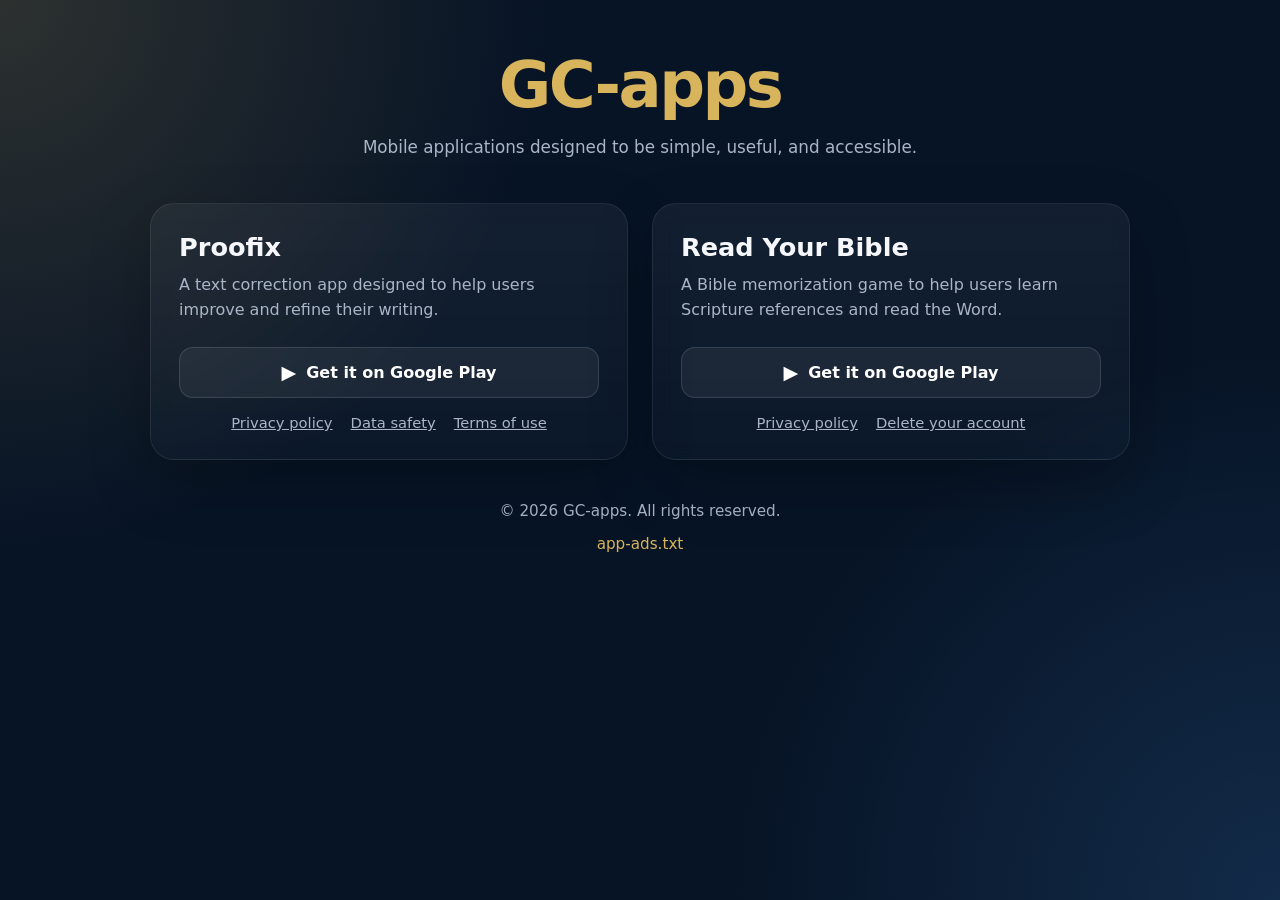
<file: index.html>
<!DOCTYPE html>
<html lang="en">
<head>
  <meta charset="UTF-8" />
  <meta name="viewport" content="width=device-width, initial-scale=1.0" />
  <title>GC-apps</title>
  <meta name="description" content="GC-apps developer website. Discover our mobile applications on Google Play." />

  <style>
    :root {
      --bg: #071426;
      --card: #0f2138;
      --card-border: rgba(255, 255, 255, 0.08);
      --text: #f5f7fb;
      --muted: #aab6c8;
      --gold: #d8b45c;
      --green: #2ecc71;
      --blue: #4da3ff;
    }

    * {
      box-sizing: border-box;
    }

    body {
      margin: 0;
      min-height: 100vh;
      font-family: system-ui, -apple-system, BlinkMacSystemFont, "Segoe UI", sans-serif;
      background:
        radial-gradient(circle at top left, rgba(216, 180, 92, 0.18), transparent 35%),
        radial-gradient(circle at bottom right, rgba(77, 163, 255, 0.16), transparent 35%),
        var(--bg);
      color: var(--text);
      display: flex;
      justify-content: center;
      padding: 48px 20px;
    }

    .container {
      width: 100%;
      max-width: 980px;
    }

    header {
      text-align: center;
      margin-bottom: 42px;
    }

    .brand {
      font-size: clamp(2.4rem, 5vw, 4rem);
      font-weight: 800;
      letter-spacing: -0.04em;
      margin: 0;
      color: var(--gold);
    }

    .subtitle {
      margin: 12px auto 0;
      max-width: 620px;
      color: var(--muted);
      font-size: 1.05rem;
      line-height: 1.6;
    }

    .apps {
      display: grid;
      grid-template-columns: repeat(2, minmax(0, 1fr));
      gap: 24px;
    }

    .card {
      background: linear-gradient(180deg, rgba(255,255,255,0.05), rgba(255,255,255,0.02));
      border: 1px solid var(--card-border);
      border-radius: 24px;
      padding: 28px;
      box-shadow: 0 24px 60px rgba(0, 0, 0, 0.25);
      backdrop-filter: blur(10px);
    }

    .app-title {
      margin: 0 0 10px;
      font-size: 1.6rem;
      color: var(--text);
    }

    .app-description {
      margin: 0 0 24px;
      color: var(--muted);
      line-height: 1.6;
    }

    .links {
      display: flex;
      flex-direction: column;
      gap: 12px;
    }

    .store-link {
      display: flex;
      align-items: center;
      justify-content: center;
      gap: 10px;
      text-decoration: none;
      color: var(--text);
      border-radius: 14px;
      padding: 13px 16px;
      font-weight: 700;
      transition: transform 0.15s ease, background 0.15s ease, border-color 0.15s ease;
      border: 1px solid rgba(255, 255, 255, 0.12);
      background: rgba(255, 255, 255, 0.06);
    }

    .store-link:hover {
      transform: translateY(-2px);
      background: rgba(255, 255, 255, 0.1);
      border-color: rgba(255, 255, 255, 0.2);
    }

    .google {
      color: #ffffff;
    }

    .legal-links {
      display: flex;
      flex-wrap: wrap;
      justify-content: center;
      gap: 6px 18px;
      margin-top: 16px;
      font-size: 0.92rem;
    }

    .legal-links a {
      color: var(--muted);
    }

    .legal-links a:hover {
      color: var(--text);
    }

    .badge {
      font-size: 1.2rem;
    }

    footer {
      margin-top: 42px;
      text-align: center;
      color: var(--muted);
      font-size: 0.95rem;
    }

    footer a {
      color: var(--gold);
      text-decoration: none;
    }

    footer a:hover {
      text-decoration: underline;
    }

    @media (max-width: 760px) {
      body {
        padding: 32px 16px;
      }

      .apps {
        grid-template-columns: 1fr;
      }

      .card {
        padding: 24px;
      }
    }
  </style>
</head>

<body>
  <main class="container">
    <header>
      <h1 class="brand">GC-apps</h1>
      <p class="subtitle">
        Mobile applications designed to be simple, useful, and accessible.
      </p>
    </header>

    <section class="apps" aria-label="Applications">
      <article class="card">
        <h2 class="app-title">Proofix</h2>
        <p class="app-description">
          A text correction app designed to help users improve and refine their writing.
        </p>

        <div class="links">
          <a
            class="store-link google"
            href="https://play.google.com/store/apps/details?id=fr.aleuk.proofix&hl=fr"
            target="_blank"
            rel="noopener noreferrer"
          >
            <span class="badge">▶</span>
            <span>Get it on Google Play</span>
          </a>
        </div>

        <div class="legal-links">
          <a href="./proofix/privacy-policy/">Privacy policy</a>
          <a href="./proofix/data-safety/">Data safety</a>
          <a href="./proofix/terms/">Terms of use</a>
        </div>
      </article>

      <article class="card">
        <h2 class="app-title">Read Your Bible</h2>
        <p class="app-description">
          A Bible memorization game to help users learn Scripture references and read the Word.
        </p>

        <div class="links">
          <a
            class="store-link google"
            href="https://play.google.com/store/apps/details?id=com.gcapps.readyourbible&hl=fr"
            target="_blank"
            rel="noopener noreferrer"
          >
            <span class="badge">▶</span>
            <span>Get it on Google Play</span>
          </a>
        </div>

        <div class="legal-links">
          <a href="./read-your-bible/privacy-policy/">Privacy policy</a>
          <a href="./read-your-bible/privacy-policy/#delete-account">Delete your account</a>
        </div>
      </article>
    </section>

    <footer>
      <p>
        © <span id="year"></span> GC-apps. All rights reserved.
      </p>
      <p>
        <a href="./app-ads.txt">app-ads.txt</a>
      </p>
    </footer>
  </main>

  <script>
    document.getElementById("year").textContent = new Date().getFullYear();
  </script>
</body>
</html>
</file>
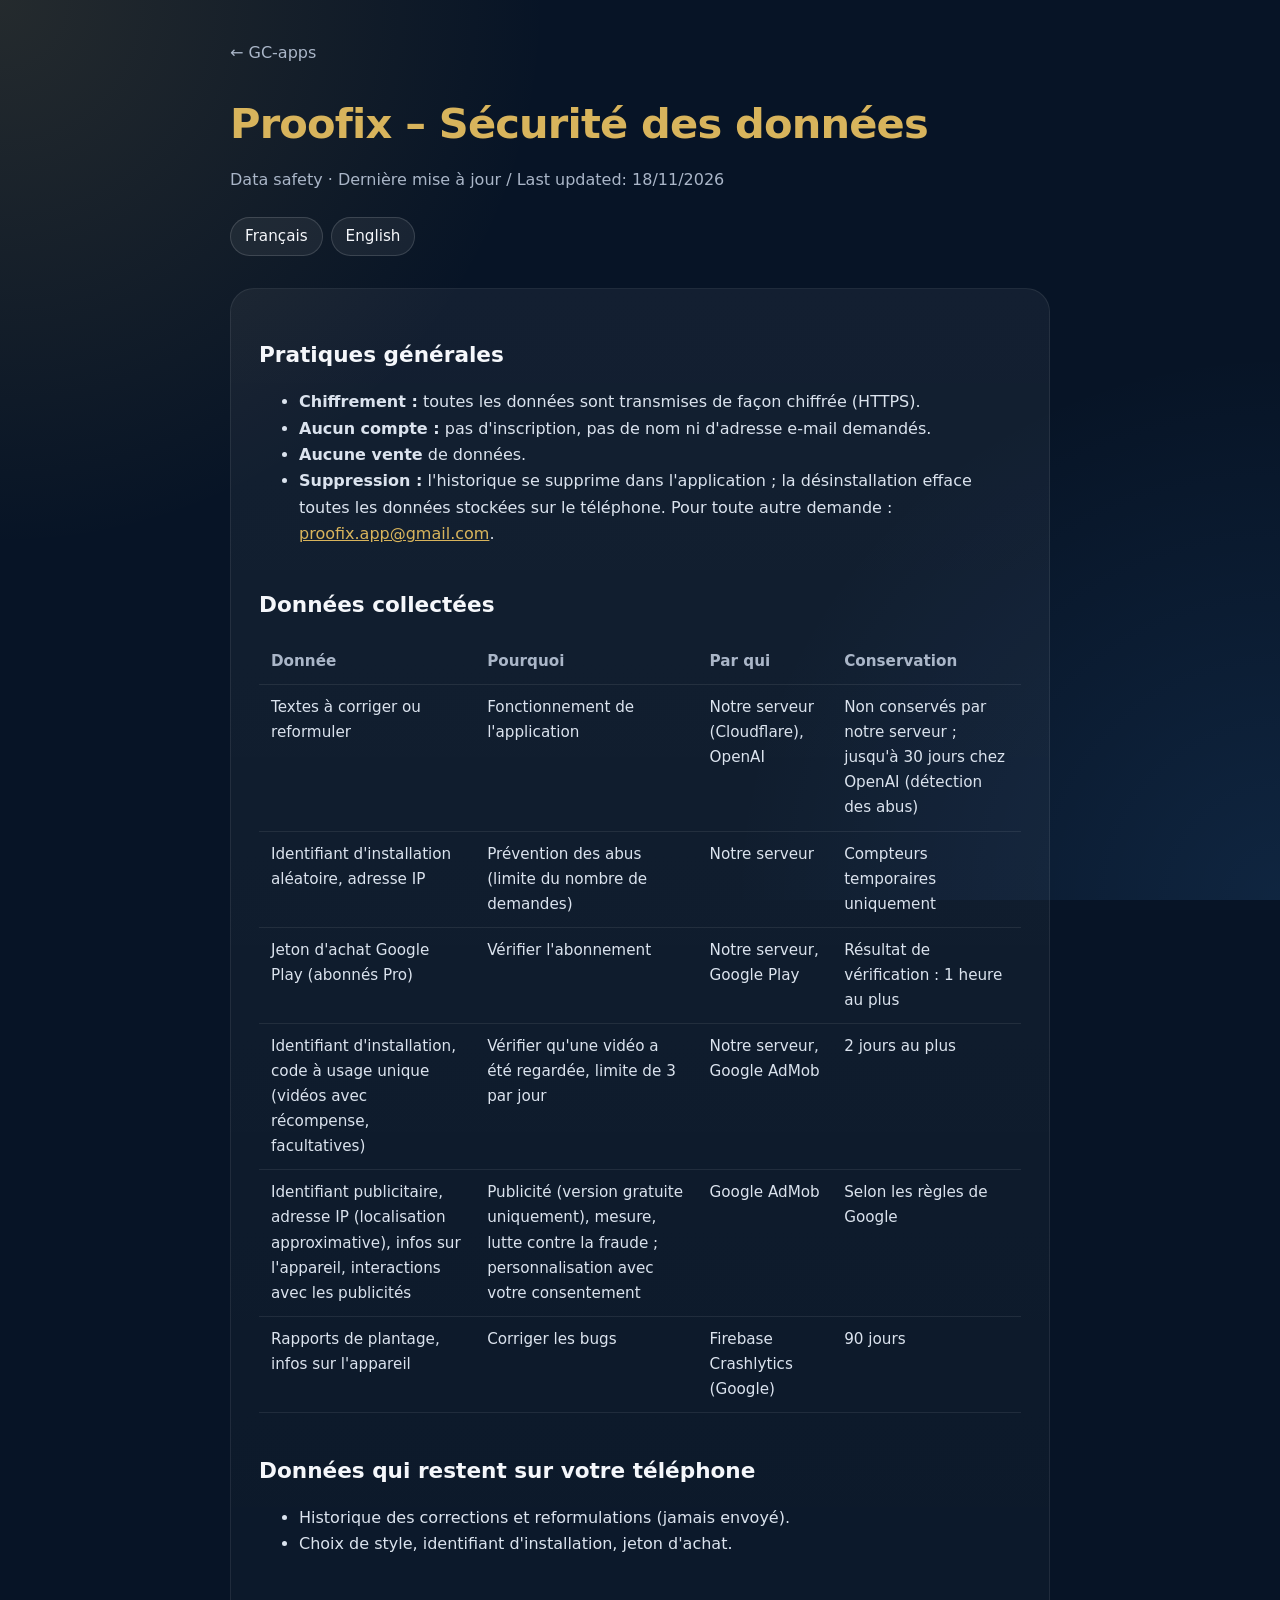
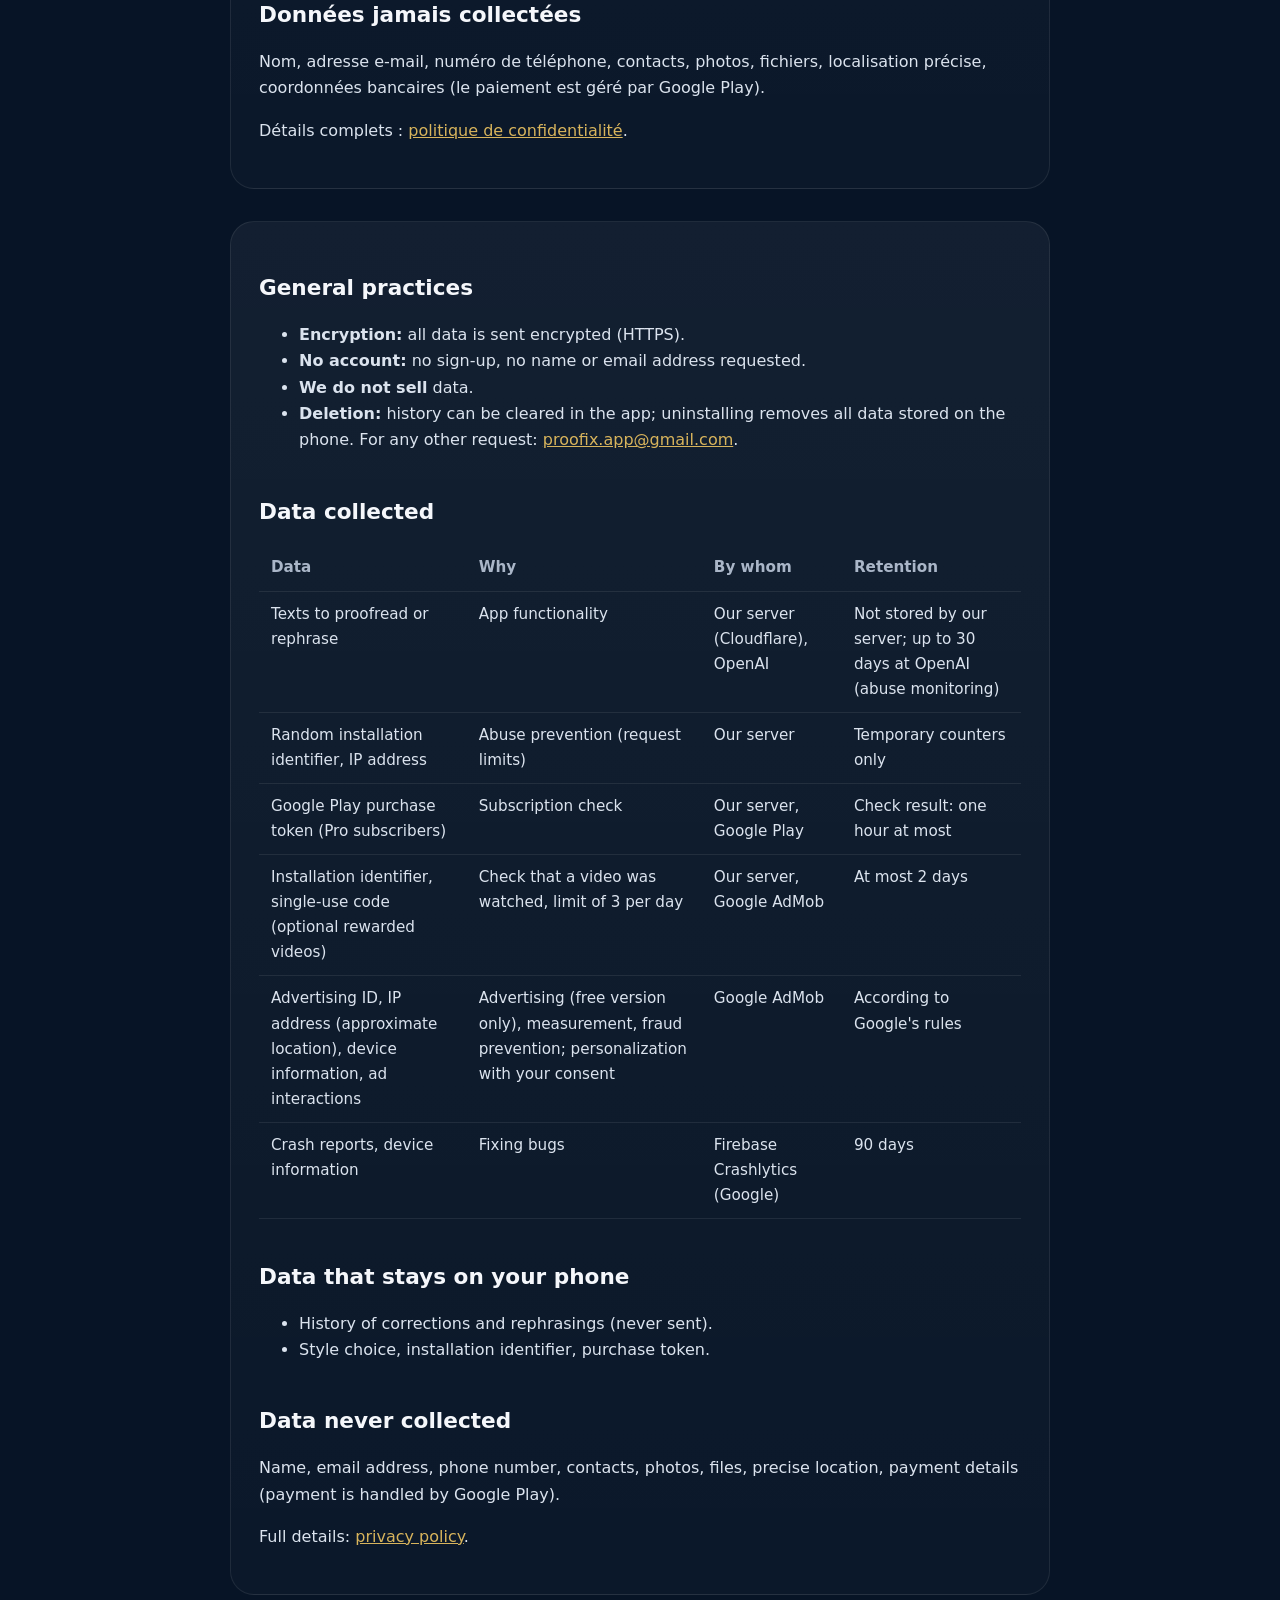
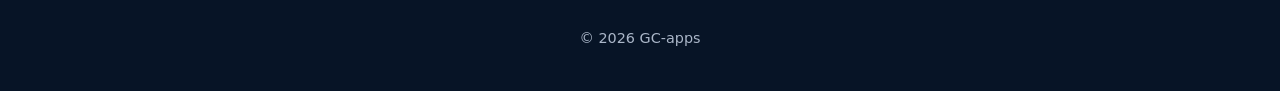
<file: proofix/data-safety/index.html>
<!DOCTYPE html>
<html lang="fr">
<head>
  <meta charset="UTF-8" />
  <meta name="viewport" content="width=device-width, initial-scale=1.0" />
  <title>Proofix – Sécurité des données / Data safety</title>
  <meta name="description" content="Données collectées par l'application Proofix et leur utilisation. Data collected by the Proofix app and how it is used." />
  <link rel="stylesheet" href="../../assets/legal.css" />
</head>

<body>
  <main>
    <a class="back" href="../../">← GC-apps</a>

    <h1>Proofix – Sécurité des données</h1>
    <p class="meta">Data safety · Dernière mise à jour / Last updated: 18/11/2026</p>

    <nav class="lang-switch" aria-label="Langue / Language">
      <a href="#fr" hreflang="fr">Français</a>
      <a href="#en" hreflang="en">English</a>
    </nav>

    <!-- ===================== FRANÇAIS ===================== -->
    <section class="lang" id="fr" lang="fr">
      <h2>Pratiques générales</h2>
      <ul>
        <li><strong>Chiffrement :</strong> toutes les données sont transmises de façon chiffrée (HTTPS).</li>
        <li><strong>Aucun compte :</strong> pas d'inscription, pas de nom ni d'adresse e-mail demandés.</li>
        <li><strong>Aucune vente</strong> de données.</li>
        <li><strong>Suppression :</strong> l'historique se supprime dans l'application ; la désinstallation
          efface toutes les données stockées sur le téléphone. Pour toute autre demande :
          <a href="mailto:proofix.app@gmail.com">proofix.app@gmail.com</a>.</li>
      </ul>

      <h2>Données collectées</h2>
      <div class="table-wrap">
        <table>
          <thead>
            <tr><th>Donnée</th><th>Pourquoi</th><th>Par qui</th><th>Conservation</th></tr>
          </thead>
          <tbody>
            <tr>
              <td>Textes à corriger ou reformuler</td>
              <td>Fonctionnement de l'application</td>
              <td>Notre serveur (Cloudflare), OpenAI</td>
              <td>Non conservés par notre serveur ; jusqu'à 30 jours chez OpenAI (détection des abus)</td>
            </tr>
            <tr>
              <td>Identifiant d'installation aléatoire, adresse IP</td>
              <td>Prévention des abus (limite du nombre de demandes)</td>
              <td>Notre serveur</td>
              <td>Compteurs temporaires uniquement</td>
            </tr>
            <tr>
              <td>Jeton d'achat Google Play (abonnés Pro)</td>
              <td>Vérifier l'abonnement</td>
              <td>Notre serveur, Google Play</td>
              <td>Résultat de vérification : 1 heure au plus</td>
            </tr>
            <tr>
              <td>Identifiant d'installation, code à usage unique (vidéos avec récompense, facultatives)</td>
              <td>Vérifier qu'une vidéo a été regardée, limite de 3 par jour</td>
              <td>Notre serveur, Google AdMob</td>
              <td>2 jours au plus</td>
            </tr>
            <tr>
              <td>Identifiant publicitaire, adresse IP (localisation approximative), infos sur l'appareil, interactions avec les publicités</td>
              <td>Publicité (version gratuite uniquement), mesure, lutte contre la fraude ; personnalisation avec votre consentement</td>
              <td>Google AdMob</td>
              <td>Selon les règles de Google</td>
            </tr>
            <tr>
              <td>Rapports de plantage, infos sur l'appareil</td>
              <td>Corriger les bugs</td>
              <td>Firebase Crashlytics (Google)</td>
              <td>90 jours</td>
            </tr>
          </tbody>
        </table>
      </div>

      <h2>Données qui restent sur votre téléphone</h2>
      <ul>
        <li>Historique des corrections et reformulations (jamais envoyé).</li>
        <li>Choix de style, identifiant d'installation, jeton d'achat.</li>
      </ul>

      <h2>Données jamais collectées</h2>
      <p>
        Nom, adresse e-mail, numéro de téléphone, contacts, photos, fichiers, localisation précise,
        coordonnées bancaires (le paiement est géré par Google Play).
      </p>

      <p>Détails complets : <a href="../privacy-policy/">politique de confidentialité</a>.</p>
    </section>

    <!-- ===================== ENGLISH ===================== -->
    <section class="lang" id="en" lang="en">
      <h2>General practices</h2>
      <ul>
        <li><strong>Encryption:</strong> all data is sent encrypted (HTTPS).</li>
        <li><strong>No account:</strong> no sign-up, no name or email address requested.</li>
        <li><strong>We do not sell</strong> data.</li>
        <li><strong>Deletion:</strong> history can be cleared in the app; uninstalling removes all data
          stored on the phone. For any other request:
          <a href="mailto:proofix.app@gmail.com">proofix.app@gmail.com</a>.</li>
      </ul>

      <h2>Data collected</h2>
      <div class="table-wrap">
        <table>
          <thead>
            <tr><th>Data</th><th>Why</th><th>By whom</th><th>Retention</th></tr>
          </thead>
          <tbody>
            <tr>
              <td>Texts to proofread or rephrase</td>
              <td>App functionality</td>
              <td>Our server (Cloudflare), OpenAI</td>
              <td>Not stored by our server; up to 30 days at OpenAI (abuse monitoring)</td>
            </tr>
            <tr>
              <td>Random installation identifier, IP address</td>
              <td>Abuse prevention (request limits)</td>
              <td>Our server</td>
              <td>Temporary counters only</td>
            </tr>
            <tr>
              <td>Google Play purchase token (Pro subscribers)</td>
              <td>Subscription check</td>
              <td>Our server, Google Play</td>
              <td>Check result: one hour at most</td>
            </tr>
            <tr>
              <td>Installation identifier, single-use code (optional rewarded videos)</td>
              <td>Check that a video was watched, limit of 3 per day</td>
              <td>Our server, Google AdMob</td>
              <td>At most 2 days</td>
            </tr>
            <tr>
              <td>Advertising ID, IP address (approximate location), device information, ad interactions</td>
              <td>Advertising (free version only), measurement, fraud prevention; personalization with your consent</td>
              <td>Google AdMob</td>
              <td>According to Google's rules</td>
            </tr>
            <tr>
              <td>Crash reports, device information</td>
              <td>Fixing bugs</td>
              <td>Firebase Crashlytics (Google)</td>
              <td>90 days</td>
            </tr>
          </tbody>
        </table>
      </div>

      <h2>Data that stays on your phone</h2>
      <ul>
        <li>History of corrections and rephrasings (never sent).</li>
        <li>Style choice, installation identifier, purchase token.</li>
      </ul>

      <h2>Data never collected</h2>
      <p>
        Name, email address, phone number, contacts, photos, files, precise location, payment details
        (payment is handled by Google Play).
      </p>

      <p>Full details: <a href="../privacy-policy/#en">privacy policy</a>.</p>
    </section>

    <footer>© <span id="year"></span> GC-apps</footer>
  </main>
  <script>document.getElementById("year").textContent = new Date().getFullYear();</script>
</body>
</html>
</file>
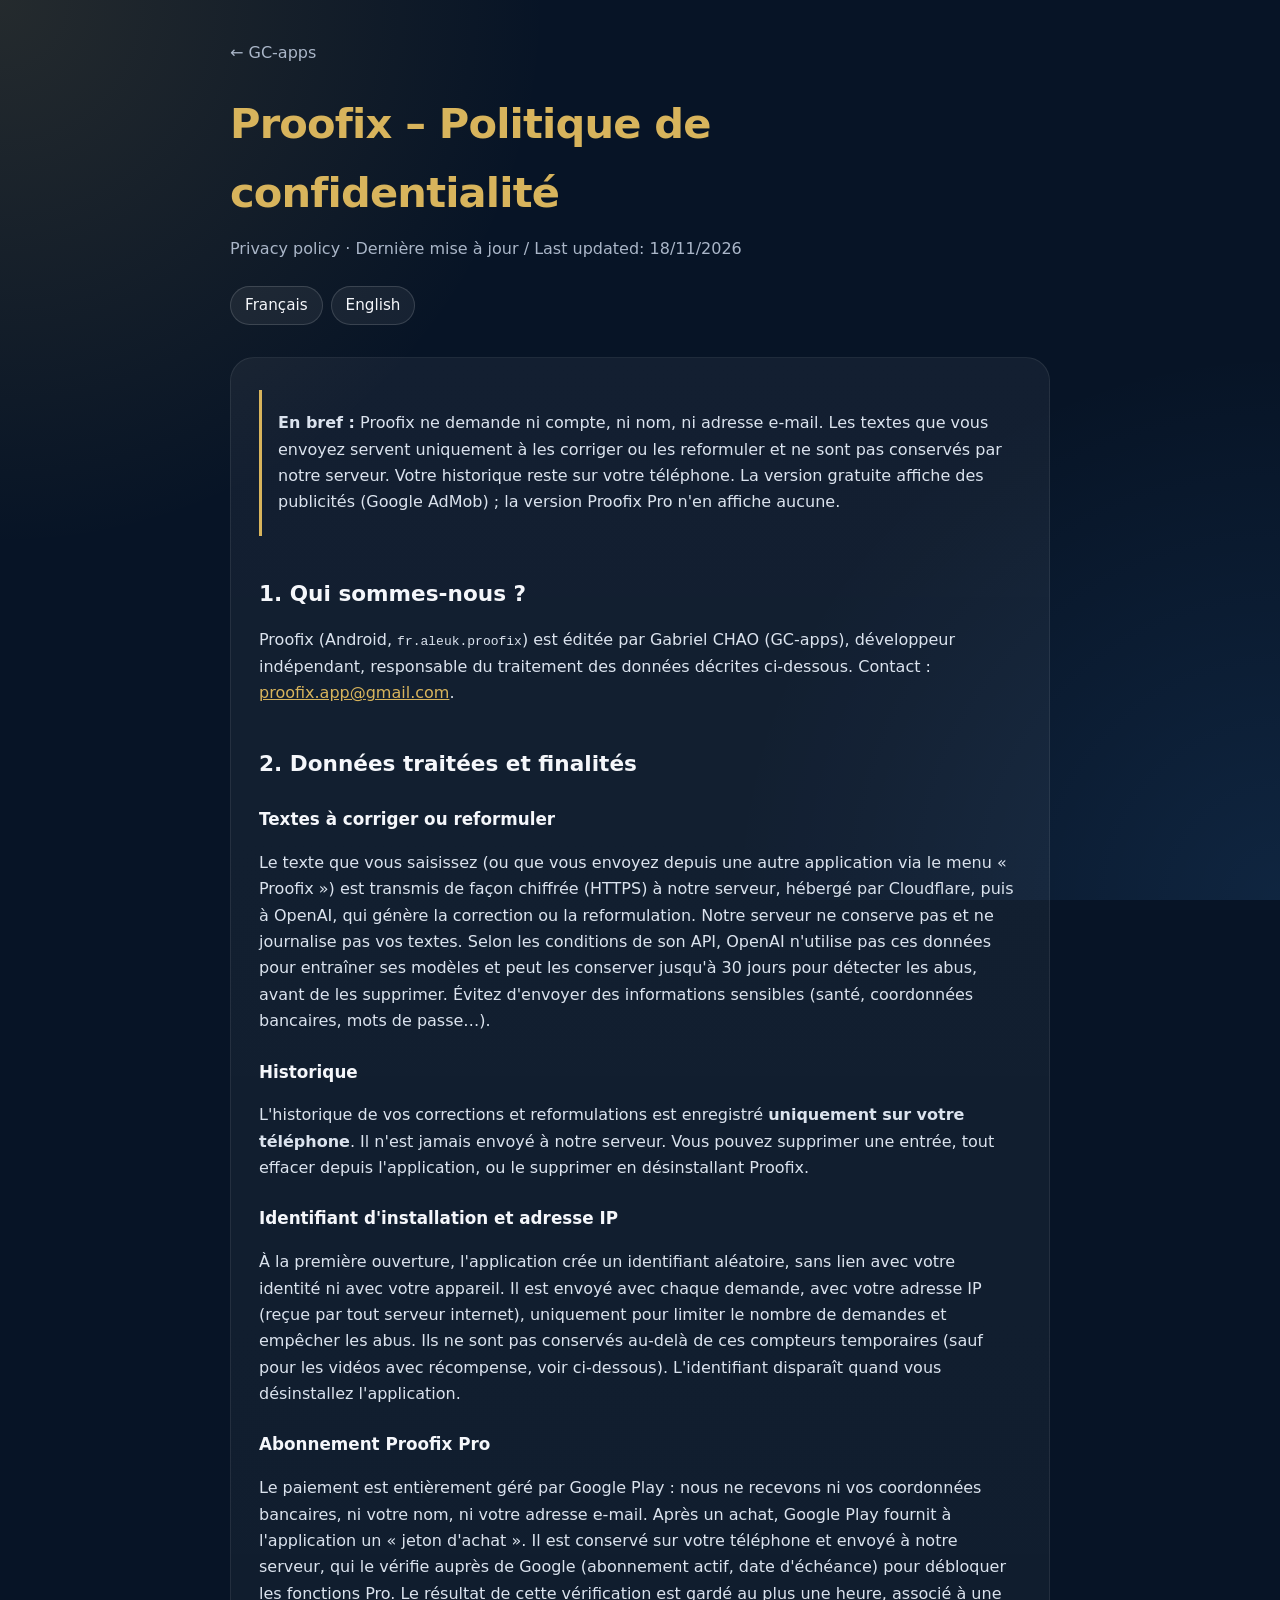
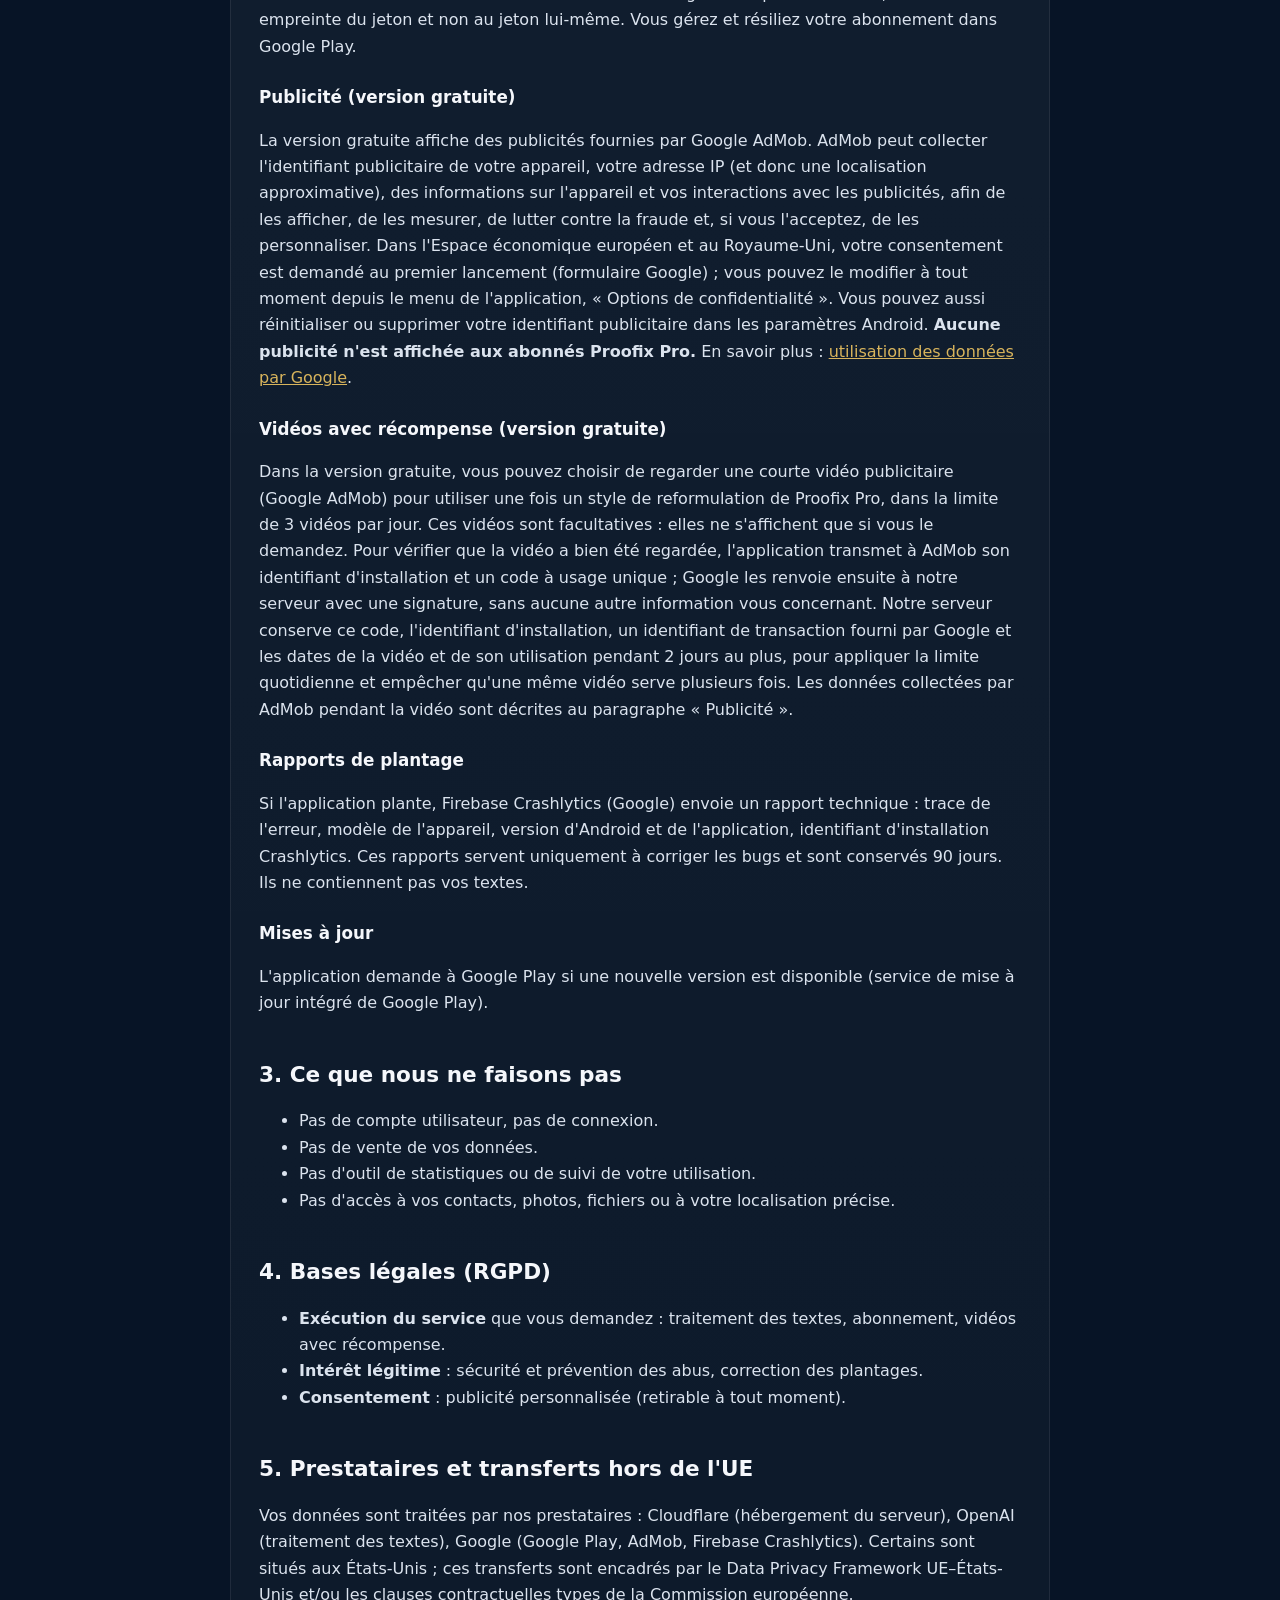
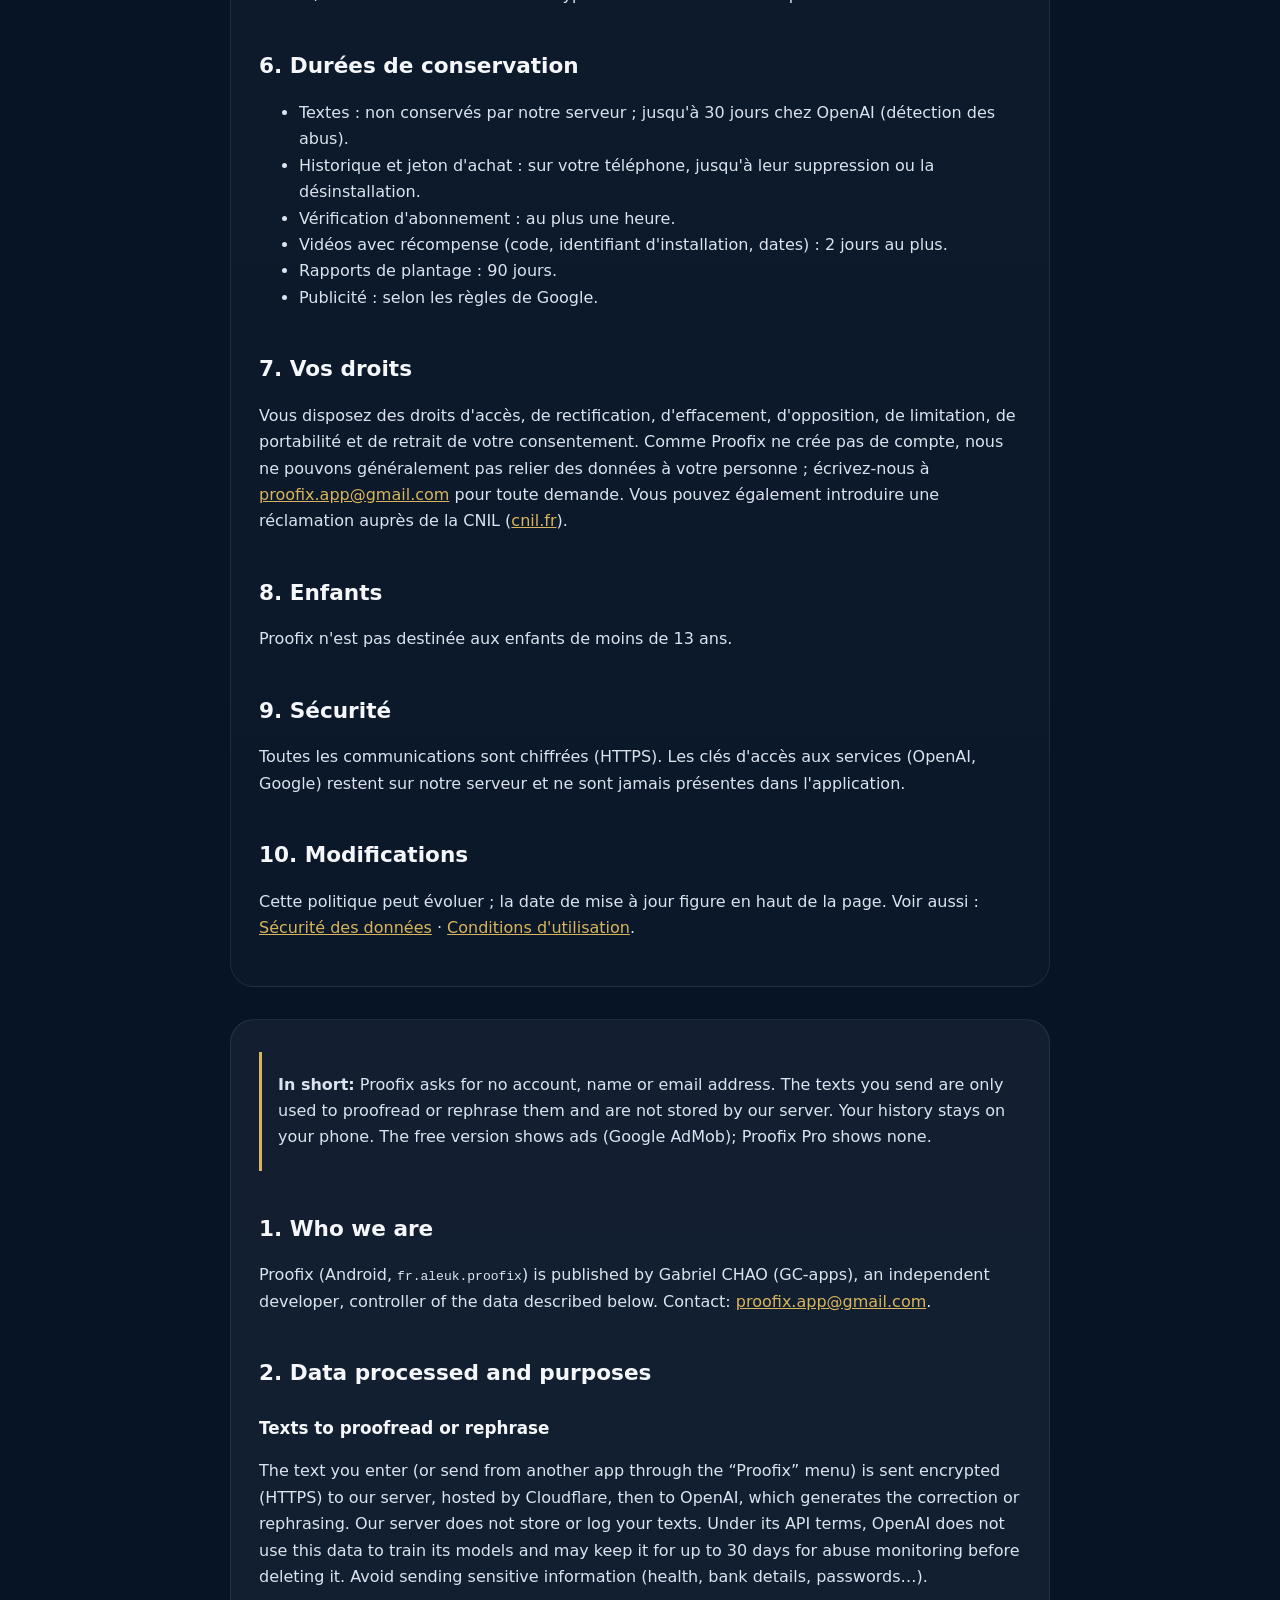
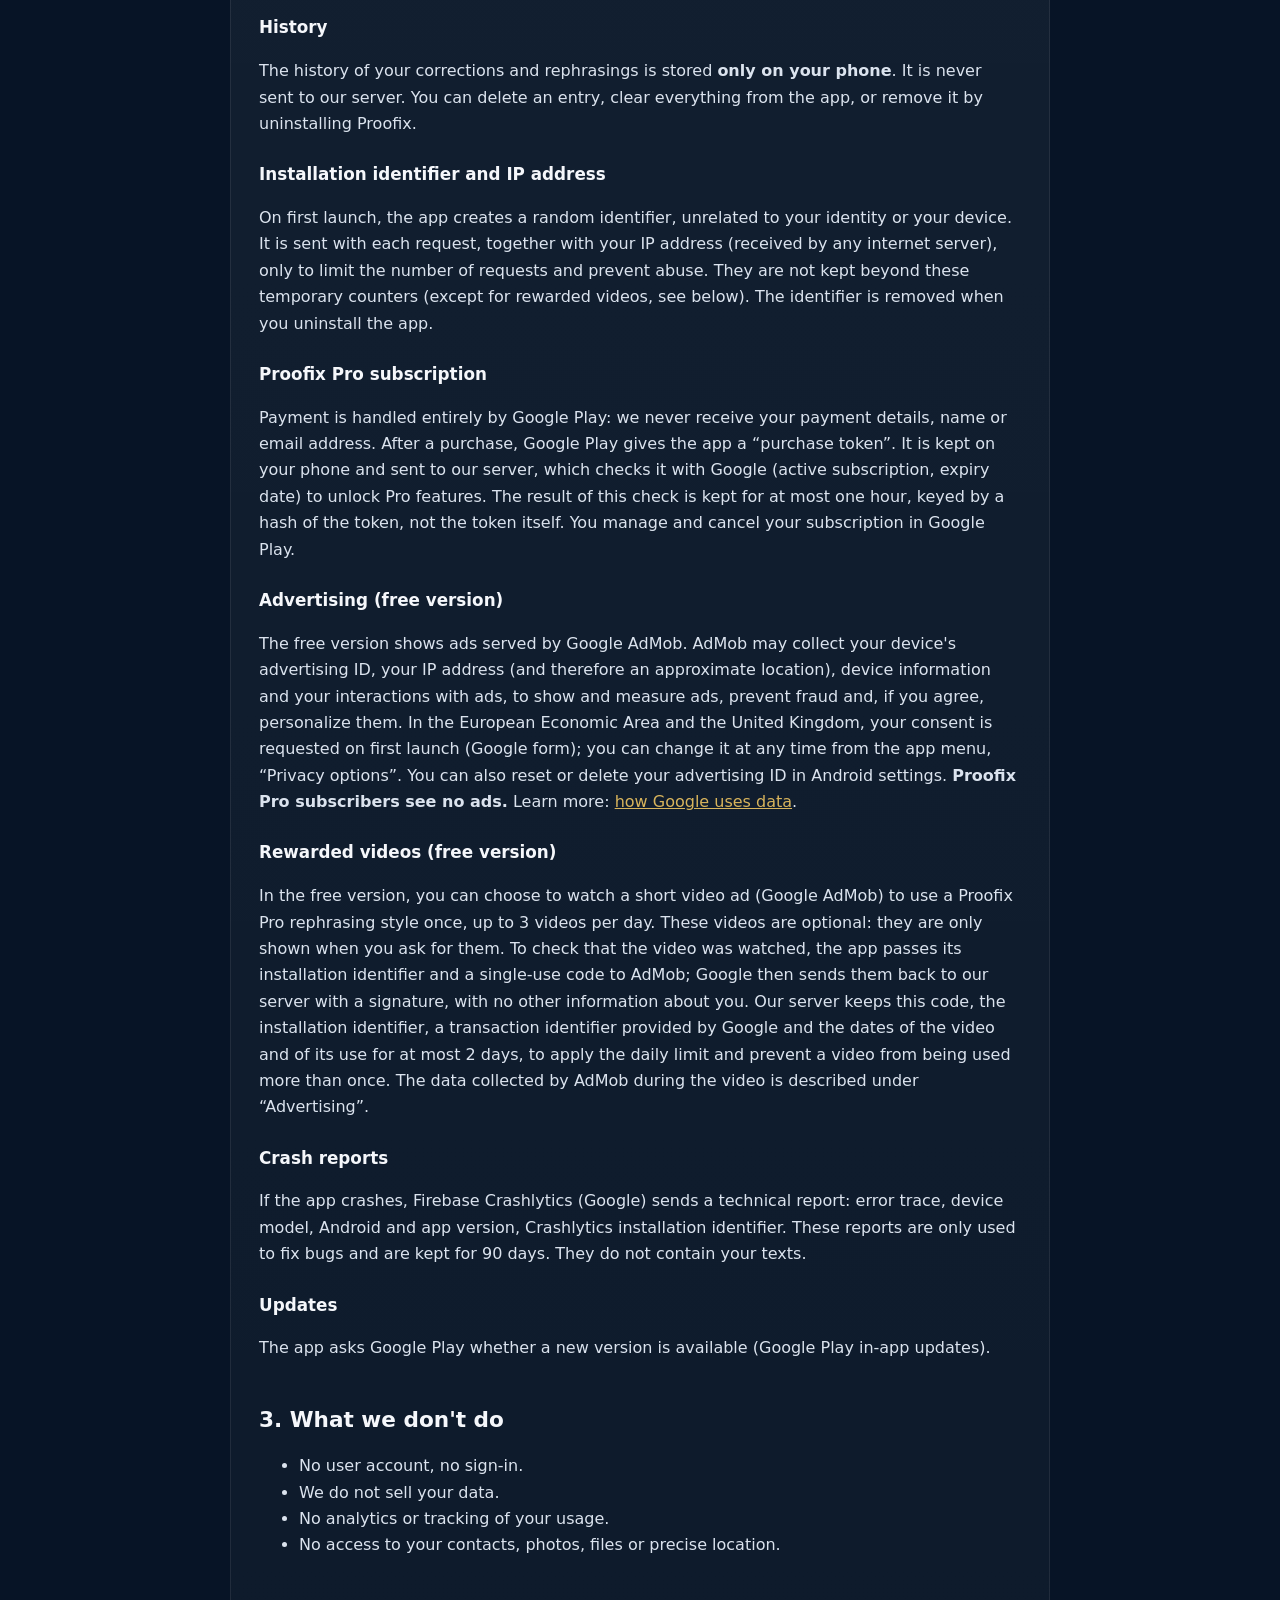
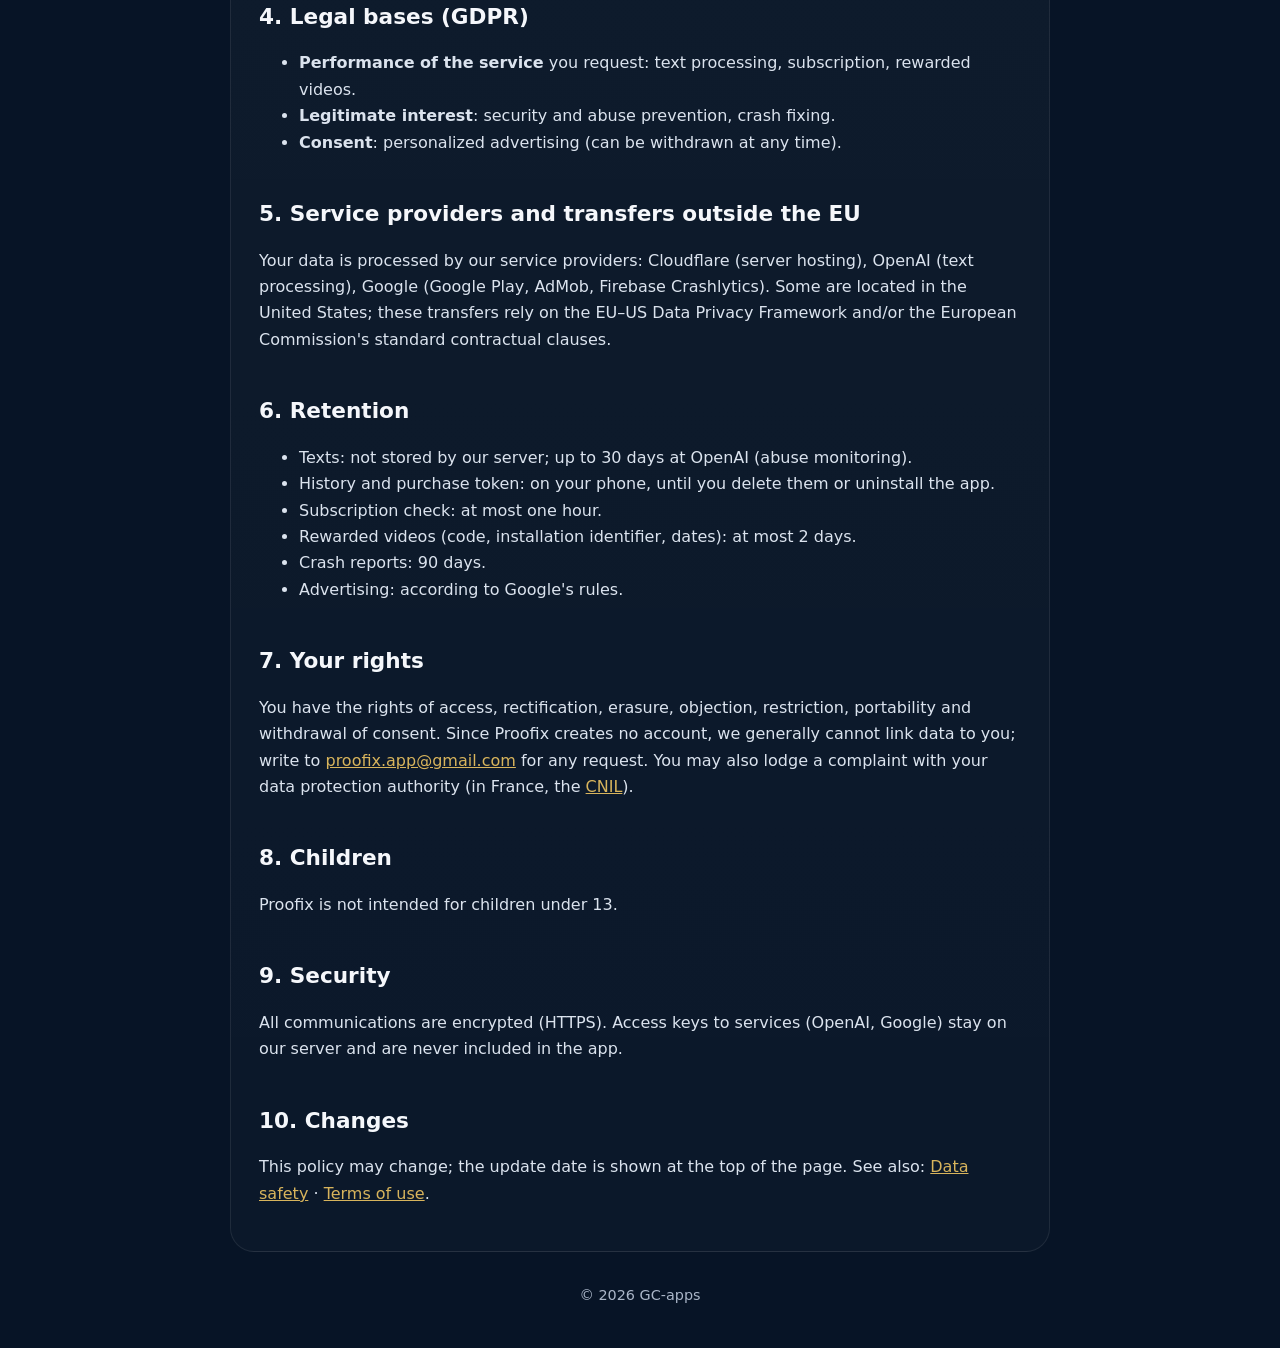
<file: proofix/privacy-policy/index.html>
<!DOCTYPE html>
<html lang="fr">
<head>
  <meta charset="UTF-8" />
  <meta name="viewport" content="width=device-width, initial-scale=1.0" />
  <title>Proofix – Politique de confidentialité / Privacy policy</title>
  <meta name="description" content="Politique de confidentialité de l'application Proofix. Privacy policy of the Proofix app." />
  <link rel="stylesheet" href="../../assets/legal.css" />
</head>

<body>
  <main>
    <a class="back" href="../../">← GC-apps</a>

    <h1>Proofix – Politique de confidentialité</h1>
    <p class="meta">Privacy policy · Dernière mise à jour / Last updated: 18/11/2026</p>

    <nav class="lang-switch" aria-label="Langue / Language">
      <a href="#fr" hreflang="fr">Français</a>
      <a href="#en" hreflang="en">English</a>
    </nav>

    <!-- ===================== FRANÇAIS ===================== -->
    <section class="lang" id="fr" lang="fr">
      <div class="summary">
        <p>
          <strong>En bref :</strong> Proofix ne demande ni compte, ni nom, ni adresse e-mail.
          Les textes que vous envoyez servent uniquement à les corriger ou les reformuler et ne sont pas
          conservés par notre serveur. Votre historique reste sur votre téléphone. La version gratuite
          affiche des publicités (Google AdMob) ; la version Proofix Pro n'en affiche aucune.
        </p>
      </div>

      <h2>1. Qui sommes-nous ?</h2>
      <p>
        Proofix (Android, <code>fr.aleuk.proofix</code>) est éditée par Gabriel CHAO (GC-apps), développeur indépendant,
        responsable du traitement des données décrites ci-dessous.
        Contact : <a href="mailto:proofix.app@gmail.com">proofix.app@gmail.com</a>.
      </p>

      <h2>2. Données traitées et finalités</h2>

      <h3>Textes à corriger ou reformuler</h3>
      <p>
        Le texte que vous saisissez (ou que vous envoyez depuis une autre application via le menu
        « Proofix ») est transmis de façon chiffrée (HTTPS) à notre serveur, hébergé par Cloudflare, puis
        à OpenAI, qui génère la correction ou la reformulation. Notre serveur ne conserve pas et ne
        journalise pas vos textes. Selon les conditions de son API, OpenAI n'utilise pas ces données pour
        entraîner ses modèles et peut les conserver jusqu'à 30 jours pour détecter les abus, avant de les
        supprimer. Évitez d'envoyer des informations sensibles (santé, coordonnées bancaires, mots de passe…).
      </p>

      <h3>Historique</h3>
      <p>
        L'historique de vos corrections et reformulations est enregistré <strong>uniquement sur votre
        téléphone</strong>. Il n'est jamais envoyé à notre serveur. Vous pouvez supprimer une entrée,
        tout effacer depuis l'application, ou le supprimer en désinstallant Proofix.
      </p>

      <h3>Identifiant d'installation et adresse IP</h3>
      <p>
        À la première ouverture, l'application crée un identifiant aléatoire, sans lien avec votre identité
        ni avec votre appareil. Il est envoyé avec chaque demande, avec votre adresse IP (reçue par tout
        serveur internet), uniquement pour limiter le nombre de demandes et empêcher les abus. Ils ne sont
        pas conservés au-delà de ces compteurs temporaires (sauf pour les vidéos avec récompense, voir
        ci-dessous). L'identifiant disparaît quand vous désinstallez l'application.
      </p>

      <h3>Abonnement Proofix Pro</h3>
      <p>
        Le paiement est entièrement géré par Google Play : nous ne recevons ni vos coordonnées bancaires,
        ni votre nom, ni votre adresse e-mail. Après un achat, Google Play fournit à l'application un
        « jeton d'achat ». Il est conservé sur votre téléphone et envoyé à notre serveur, qui le vérifie
        auprès de Google (abonnement actif, date d'échéance) pour débloquer les fonctions Pro. Le résultat
        de cette vérification est gardé au plus une heure, associé à une empreinte du jeton et non au jeton
        lui-même. Vous gérez et résiliez votre abonnement dans Google Play.
      </p>

      <h3>Publicité (version gratuite)</h3>
      <p>
        La version gratuite affiche des publicités fournies par Google AdMob. AdMob peut collecter
        l'identifiant publicitaire de votre appareil, votre adresse IP (et donc une localisation approximative),
        des informations sur l'appareil et vos interactions avec les publicités, afin de les afficher,
        de les mesurer, de lutter contre la fraude et, si vous l'acceptez, de les personnaliser.
        Dans l'Espace économique européen et au Royaume-Uni, votre consentement est demandé au premier
        lancement (formulaire Google) ; vous pouvez le modifier à tout moment depuis le menu de l'application,
        « Options de confidentialité ». Vous pouvez aussi réinitialiser ou supprimer votre identifiant
        publicitaire dans les paramètres Android.
        <strong>Aucune publicité n'est affichée aux abonnés Proofix Pro.</strong>
        En savoir plus :
        <a href="https://policies.google.com/technologies/partner-sites" target="_blank" rel="noopener noreferrer">utilisation des données par Google</a>.
      </p>

      <h3>Vidéos avec récompense (version gratuite)</h3>
      <p>
        Dans la version gratuite, vous pouvez choisir de regarder une courte vidéo publicitaire (Google AdMob)
        pour utiliser une fois un style de reformulation de Proofix Pro, dans la limite de 3 vidéos par jour.
        Ces vidéos sont facultatives : elles ne s'affichent que si vous le demandez.
        Pour vérifier que la vidéo a bien été regardée, l'application transmet à AdMob son identifiant
        d'installation et un code à usage unique ; Google les renvoie ensuite à notre serveur avec une
        signature, sans aucune autre information vous concernant. Notre serveur conserve ce code,
        l'identifiant d'installation, un identifiant de transaction fourni par Google et les dates de la vidéo
        et de son utilisation pendant 2 jours au plus, pour appliquer la limite quotidienne et empêcher
        qu'une même vidéo serve plusieurs fois. Les données collectées par AdMob pendant la vidéo
        sont décrites au paragraphe « Publicité ».
      </p>

      <h3>Rapports de plantage</h3>
      <p>
        Si l'application plante, Firebase Crashlytics (Google) envoie un rapport technique : trace de
        l'erreur, modèle de l'appareil, version d'Android et de l'application, identifiant d'installation
        Crashlytics. Ces rapports servent uniquement à corriger les bugs et sont conservés 90 jours.
        Ils ne contiennent pas vos textes.
      </p>

      <h3>Mises à jour</h3>
      <p>
        L'application demande à Google Play si une nouvelle version est disponible
        (service de mise à jour intégré de Google Play).
      </p>

      <h2>3. Ce que nous ne faisons pas</h2>
      <ul>
        <li>Pas de compte utilisateur, pas de connexion.</li>
        <li>Pas de vente de vos données.</li>
        <li>Pas d'outil de statistiques ou de suivi de votre utilisation.</li>
        <li>Pas d'accès à vos contacts, photos, fichiers ou à votre localisation précise.</li>
      </ul>

      <h2>4. Bases légales (RGPD)</h2>
      <ul>
        <li><strong>Exécution du service</strong> que vous demandez : traitement des textes, abonnement, vidéos avec récompense.</li>
        <li><strong>Intérêt légitime</strong> : sécurité et prévention des abus, correction des plantages.</li>
        <li><strong>Consentement</strong> : publicité personnalisée (retirable à tout moment).</li>
      </ul>

      <h2>5. Prestataires et transferts hors de l'UE</h2>
      <p>
        Vos données sont traitées par nos prestataires : Cloudflare (hébergement du serveur), OpenAI
        (traitement des textes), Google (Google Play, AdMob, Firebase Crashlytics). Certains sont situés
        aux États-Unis ; ces transferts sont encadrés par le Data Privacy Framework UE–États-Unis et/ou
        les clauses contractuelles types de la Commission européenne.
      </p>

      <h2>6. Durées de conservation</h2>
      <ul>
        <li>Textes : non conservés par notre serveur ; jusqu'à 30 jours chez OpenAI (détection des abus).</li>
        <li>Historique et jeton d'achat : sur votre téléphone, jusqu'à leur suppression ou la désinstallation.</li>
        <li>Vérification d'abonnement : au plus une heure.</li>
        <li>Vidéos avec récompense (code, identifiant d'installation, dates) : 2 jours au plus.</li>
        <li>Rapports de plantage : 90 jours.</li>
        <li>Publicité : selon les règles de Google.</li>
      </ul>

      <h2>7. Vos droits</h2>
      <p>
        Vous disposez des droits d'accès, de rectification, d'effacement, d'opposition, de limitation,
        de portabilité et de retrait de votre consentement. Comme Proofix ne crée pas de compte, nous ne
        pouvons généralement pas relier des données à votre personne ; écrivez-nous à
        <a href="mailto:proofix.app@gmail.com">proofix.app@gmail.com</a> pour toute demande.
        Vous pouvez également introduire une réclamation auprès de la CNIL (<a href="https://www.cnil.fr" target="_blank" rel="noopener noreferrer">cnil.fr</a>).
      </p>

      <h2>8. Enfants</h2>
      <p>Proofix n'est pas destinée aux enfants de moins de 13 ans.</p>

      <h2>9. Sécurité</h2>
      <p>
        Toutes les communications sont chiffrées (HTTPS). Les clés d'accès aux services (OpenAI, Google)
        restent sur notre serveur et ne sont jamais présentes dans l'application.
      </p>

      <h2>10. Modifications</h2>
      <p>
        Cette politique peut évoluer ; la date de mise à jour figure en haut de la page.
        Voir aussi : <a href="../data-safety/">Sécurité des données</a> · <a href="../terms/">Conditions d'utilisation</a>.
      </p>
    </section>

    <!-- ===================== ENGLISH ===================== -->
    <section class="lang" id="en" lang="en">
      <div class="summary">
        <p>
          <strong>In short:</strong> Proofix asks for no account, name or email address. The texts you send
          are only used to proofread or rephrase them and are not stored by our server. Your history stays
          on your phone. The free version shows ads (Google AdMob); Proofix Pro shows none.
        </p>
      </div>

      <h2>1. Who we are</h2>
      <p>
        Proofix (Android, <code>fr.aleuk.proofix</code>) is published by Gabriel CHAO (GC-apps), an independent developer,
        controller of the data described below.
        Contact: <a href="mailto:proofix.app@gmail.com">proofix.app@gmail.com</a>.
      </p>

      <h2>2. Data processed and purposes</h2>

      <h3>Texts to proofread or rephrase</h3>
      <p>
        The text you enter (or send from another app through the “Proofix” menu) is sent encrypted (HTTPS)
        to our server, hosted by Cloudflare, then to OpenAI, which generates the correction or rephrasing.
        Our server does not store or log your texts. Under its API terms, OpenAI does not use this data to
        train its models and may keep it for up to 30 days for abuse monitoring before deleting it.
        Avoid sending sensitive information (health, bank details, passwords…).
      </p>

      <h3>History</h3>
      <p>
        The history of your corrections and rephrasings is stored <strong>only on your phone</strong>.
        It is never sent to our server. You can delete an entry, clear everything from the app, or remove
        it by uninstalling Proofix.
      </p>

      <h3>Installation identifier and IP address</h3>
      <p>
        On first launch, the app creates a random identifier, unrelated to your identity or your device.
        It is sent with each request, together with your IP address (received by any internet server),
        only to limit the number of requests and prevent abuse. They are not kept beyond these temporary
        counters (except for rewarded videos, see below). The identifier is removed when you uninstall the app.
      </p>

      <h3>Proofix Pro subscription</h3>
      <p>
        Payment is handled entirely by Google Play: we never receive your payment details, name or email
        address. After a purchase, Google Play gives the app a “purchase token”. It is kept on your phone
        and sent to our server, which checks it with Google (active subscription, expiry date) to unlock
        Pro features. The result of this check is kept for at most one hour, keyed by a hash of the token,
        not the token itself. You manage and cancel your subscription in Google Play.
      </p>

      <h3>Advertising (free version)</h3>
      <p>
        The free version shows ads served by Google AdMob. AdMob may collect your device's advertising ID,
        your IP address (and therefore an approximate location), device information and your interactions
        with ads, to show and measure ads, prevent fraud and, if you agree, personalize them. In the European
        Economic Area and the United Kingdom, your consent is requested on first launch (Google form); you can
        change it at any time from the app menu, “Privacy options”. You can also reset or delete your
        advertising ID in Android settings.
        <strong>Proofix Pro subscribers see no ads.</strong>
        Learn more:
        <a href="https://policies.google.com/technologies/partner-sites" target="_blank" rel="noopener noreferrer">how Google uses data</a>.
      </p>

      <h3>Rewarded videos (free version)</h3>
      <p>
        In the free version, you can choose to watch a short video ad (Google AdMob) to use a Proofix Pro
        rephrasing style once, up to 3 videos per day. These videos are optional: they are only shown when
        you ask for them. To check that the video was watched, the app passes its installation identifier
        and a single-use code to AdMob; Google then sends them back to our server with a signature, with no
        other information about you. Our server keeps this code, the installation identifier, a transaction
        identifier provided by Google and the dates of the video and of its use for at most 2 days, to apply
        the daily limit and prevent a video from being used more than once. The data collected by AdMob during
        the video is described under “Advertising”.
      </p>

      <h3>Crash reports</h3>
      <p>
        If the app crashes, Firebase Crashlytics (Google) sends a technical report: error trace, device
        model, Android and app version, Crashlytics installation identifier. These reports are only used
        to fix bugs and are kept for 90 days. They do not contain your texts.
      </p>

      <h3>Updates</h3>
      <p>The app asks Google Play whether a new version is available (Google Play in-app updates).</p>

      <h2>3. What we don't do</h2>
      <ul>
        <li>No user account, no sign-in.</li>
        <li>We do not sell your data.</li>
        <li>No analytics or tracking of your usage.</li>
        <li>No access to your contacts, photos, files or precise location.</li>
      </ul>

      <h2>4. Legal bases (GDPR)</h2>
      <ul>
        <li><strong>Performance of the service</strong> you request: text processing, subscription, rewarded videos.</li>
        <li><strong>Legitimate interest</strong>: security and abuse prevention, crash fixing.</li>
        <li><strong>Consent</strong>: personalized advertising (can be withdrawn at any time).</li>
      </ul>

      <h2>5. Service providers and transfers outside the EU</h2>
      <p>
        Your data is processed by our service providers: Cloudflare (server hosting), OpenAI (text
        processing), Google (Google Play, AdMob, Firebase Crashlytics). Some are located in the United States;
        these transfers rely on the EU–US Data Privacy Framework and/or the European Commission's standard
        contractual clauses.
      </p>

      <h2>6. Retention</h2>
      <ul>
        <li>Texts: not stored by our server; up to 30 days at OpenAI (abuse monitoring).</li>
        <li>History and purchase token: on your phone, until you delete them or uninstall the app.</li>
        <li>Subscription check: at most one hour.</li>
        <li>Rewarded videos (code, installation identifier, dates): at most 2 days.</li>
        <li>Crash reports: 90 days.</li>
        <li>Advertising: according to Google's rules.</li>
      </ul>

      <h2>7. Your rights</h2>
      <p>
        You have the rights of access, rectification, erasure, objection, restriction, portability and
        withdrawal of consent. Since Proofix creates no account, we generally cannot link data to you;
        write to <a href="mailto:proofix.app@gmail.com">proofix.app@gmail.com</a> for any request.
        You may also lodge a complaint with your data protection authority (in France, the
        <a href="https://www.cnil.fr" target="_blank" rel="noopener noreferrer">CNIL</a>).
      </p>

      <h2>8. Children</h2>
      <p>Proofix is not intended for children under 13.</p>

      <h2>9. Security</h2>
      <p>
        All communications are encrypted (HTTPS). Access keys to services (OpenAI, Google) stay on our
        server and are never included in the app.
      </p>

      <h2>10. Changes</h2>
      <p>
        This policy may change; the update date is shown at the top of the page.
        See also: <a href="../data-safety/#en">Data safety</a> · <a href="../terms/#en">Terms of use</a>.
      </p>
    </section>

    <footer>© <span id="year"></span> GC-apps</footer>
  </main>
  <script>document.getElementById("year").textContent = new Date().getFullYear();</script>
</body>
</html>
</file>
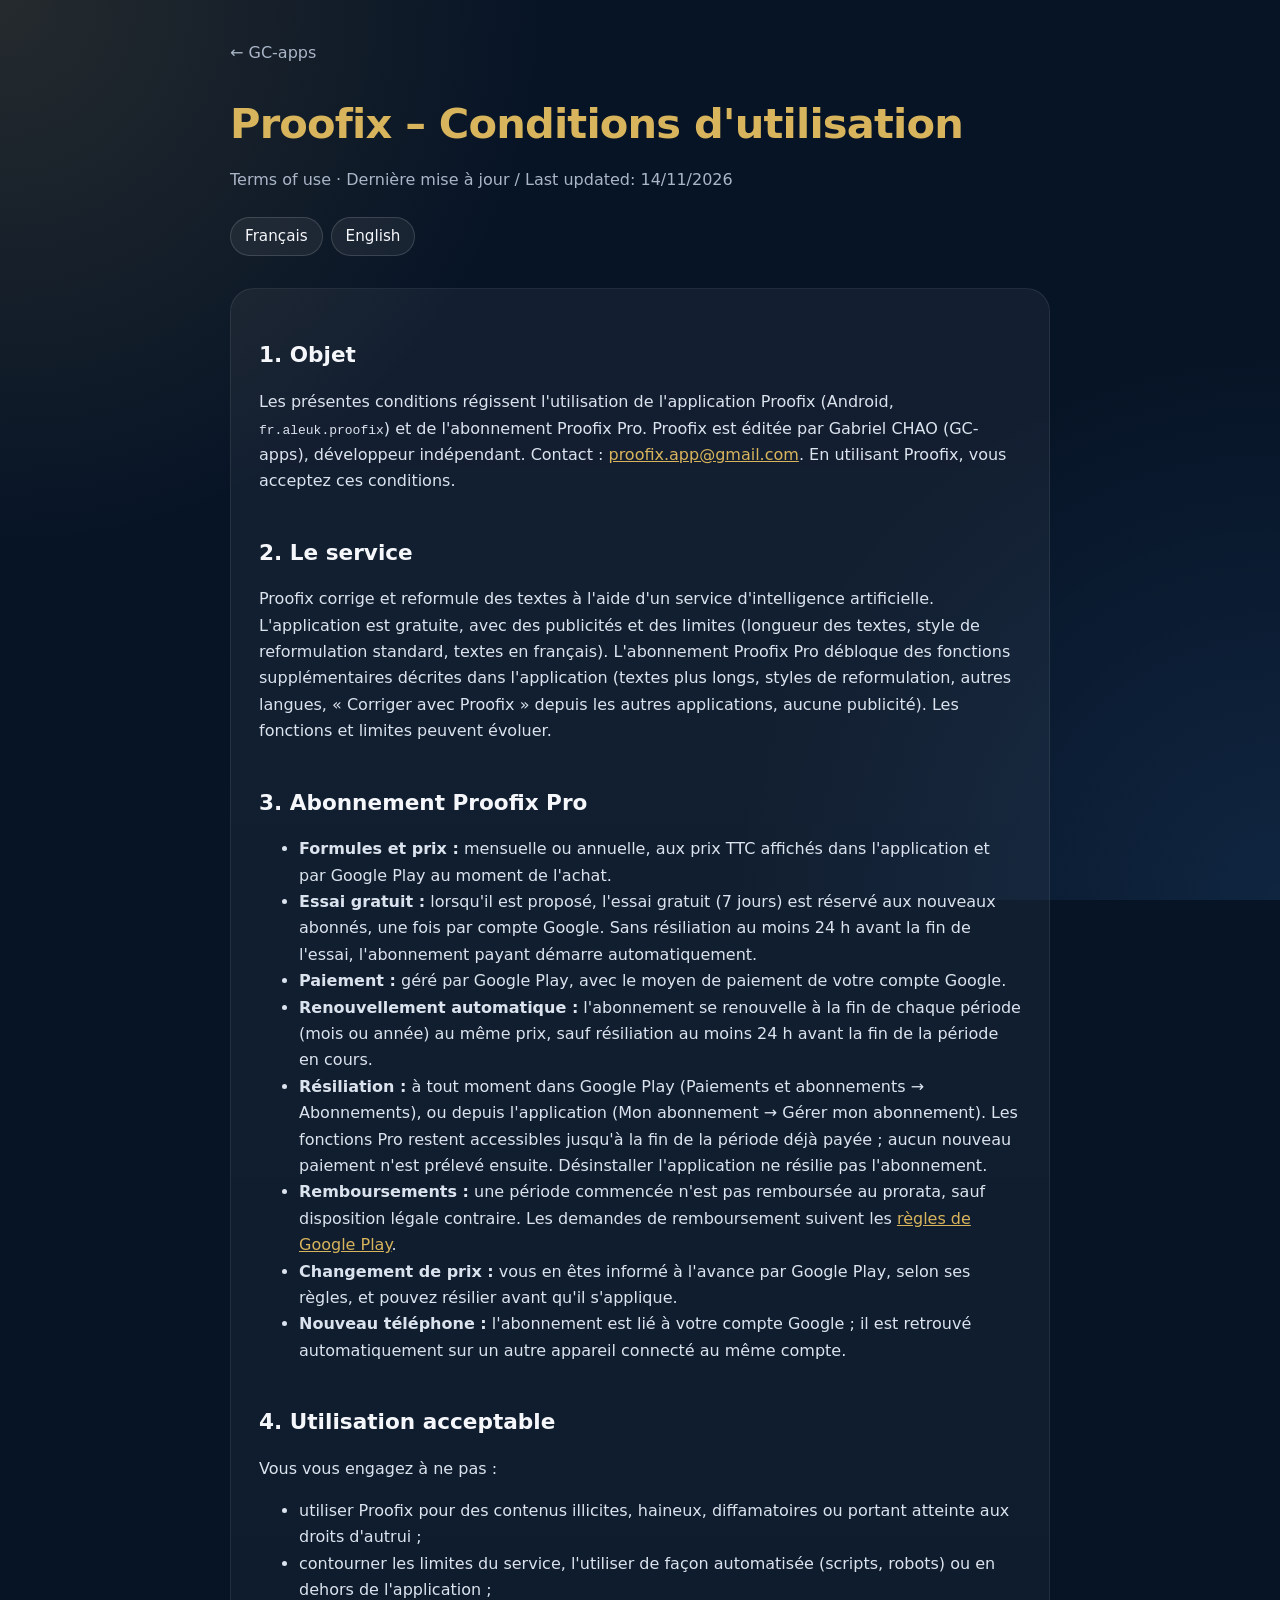
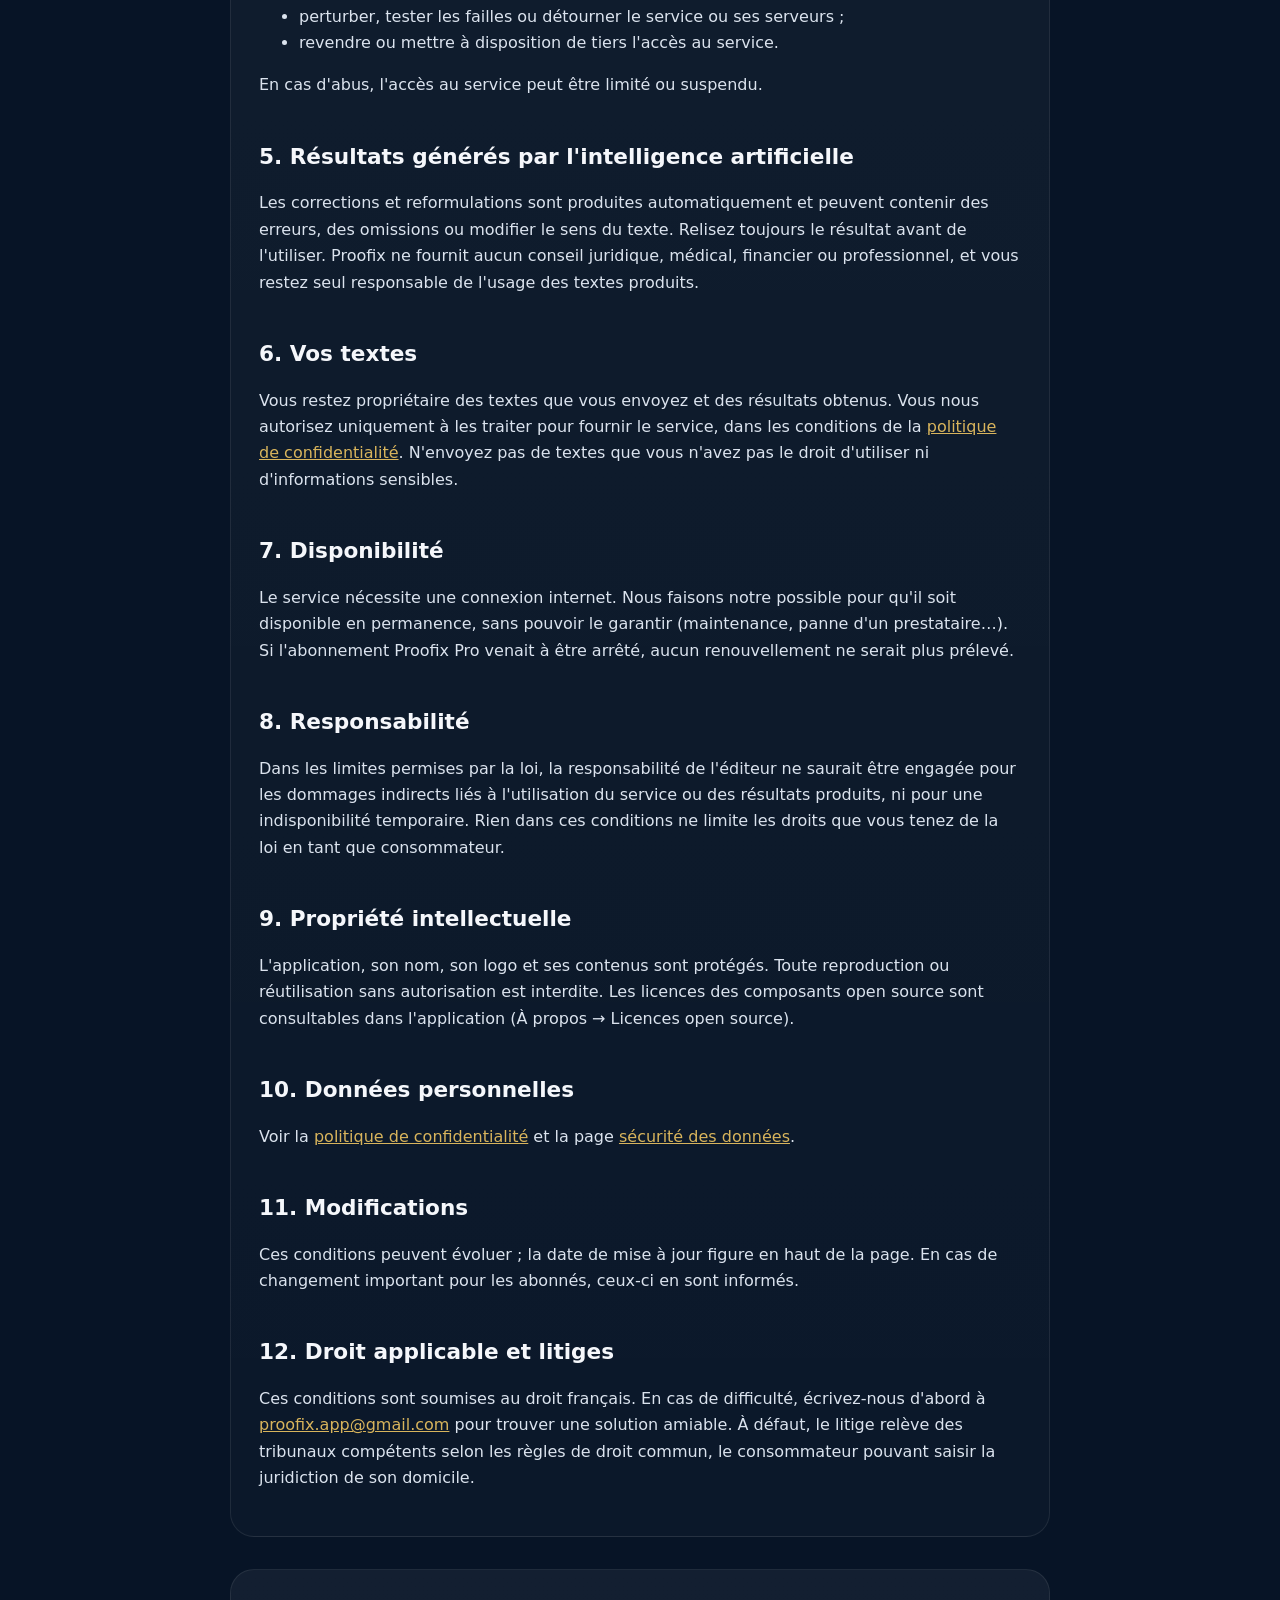
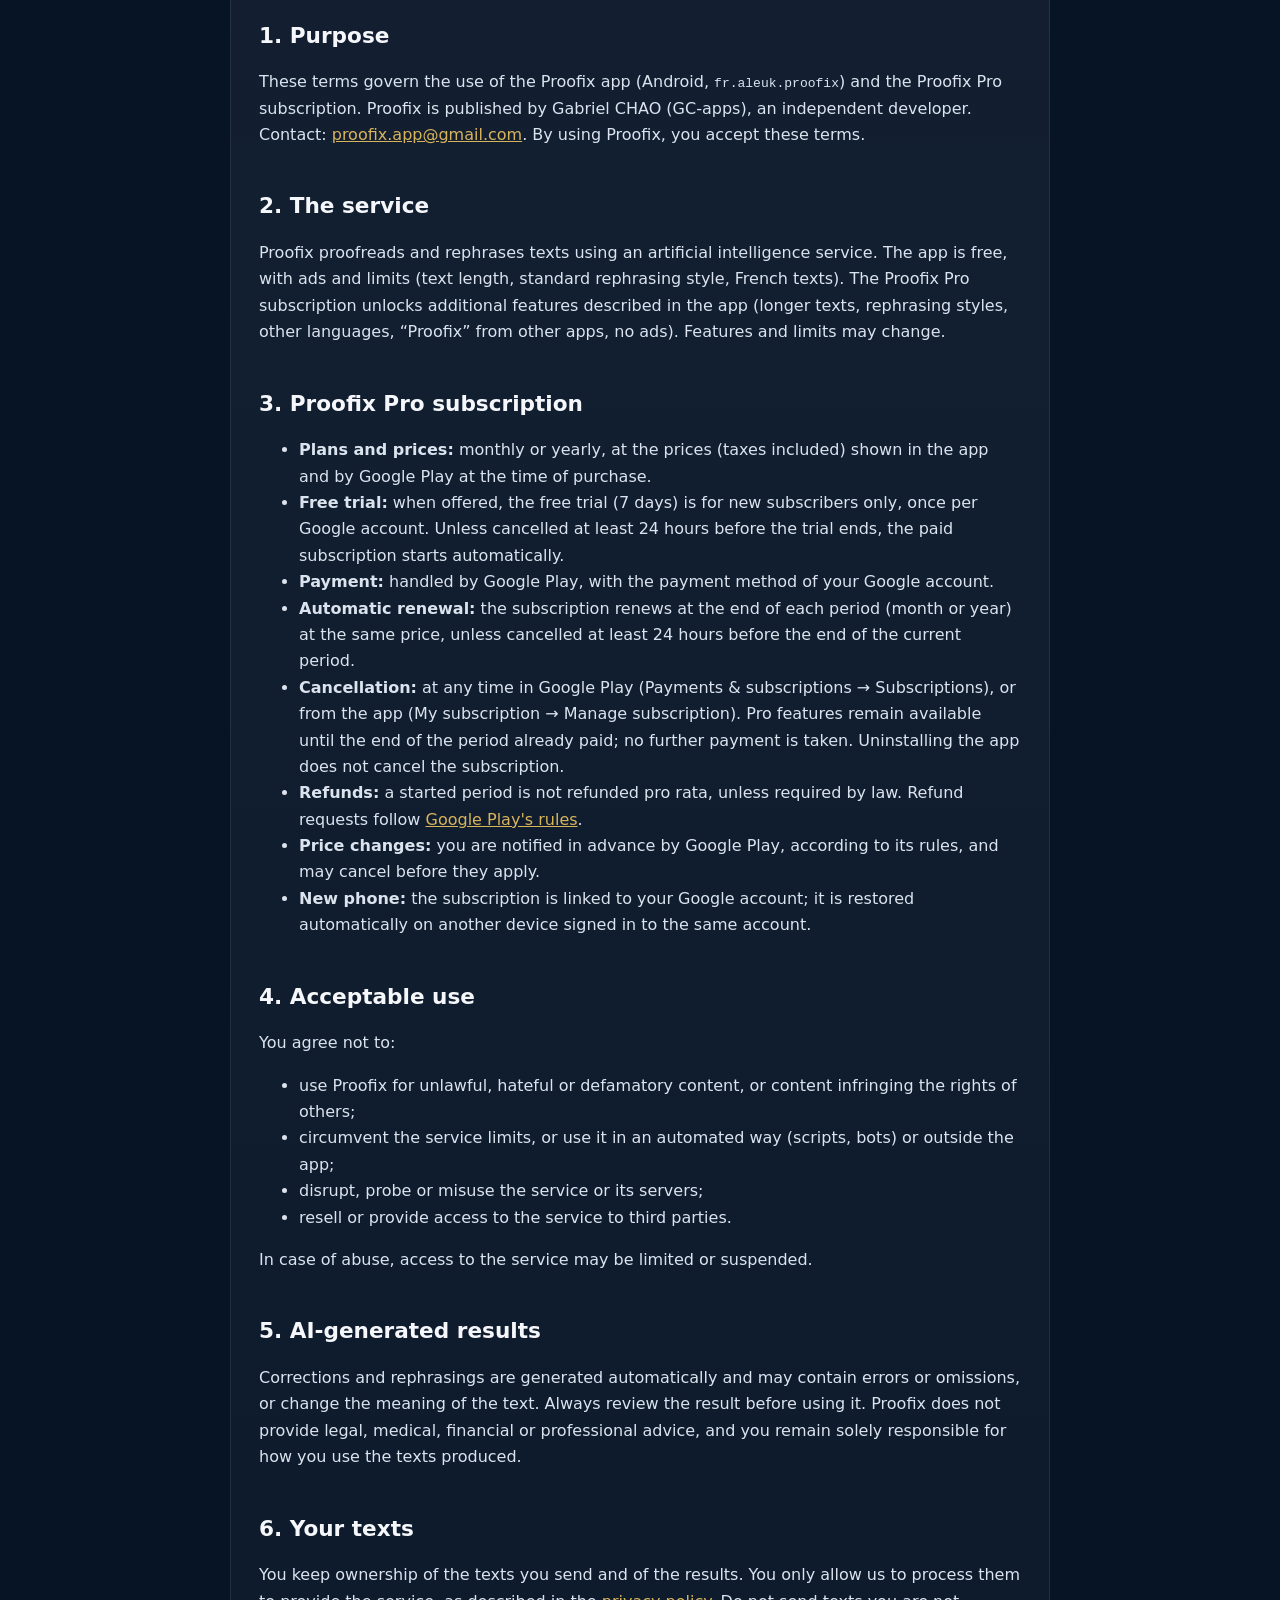
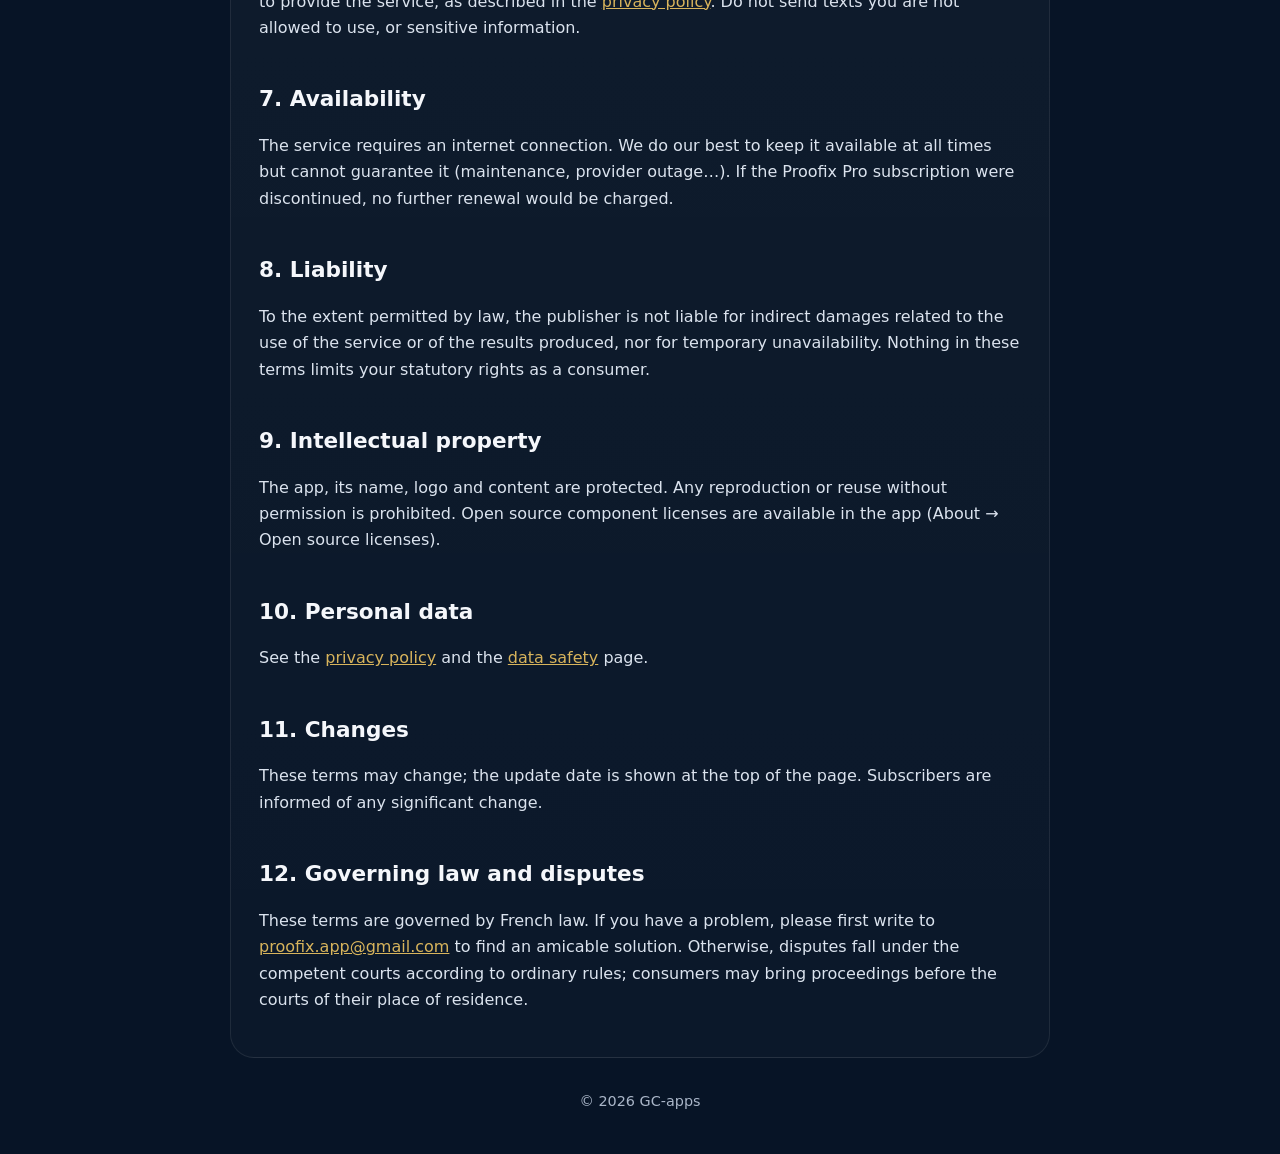
<file: proofix/terms/index.html>
<!DOCTYPE html>
<html lang="fr">
<head>
  <meta charset="UTF-8" />
  <meta name="viewport" content="width=device-width, initial-scale=1.0" />
  <title>Proofix – Conditions d'utilisation / Terms of use</title>
  <meta name="description" content="Conditions d'utilisation de l'application Proofix et de l'abonnement Proofix Pro. Terms of use of the Proofix app and the Proofix Pro subscription." />
  <link rel="stylesheet" href="../../assets/legal.css" />
</head>

<body>
  <main>
    <a class="back" href="../../">← GC-apps</a>

    <h1>Proofix – Conditions d'utilisation</h1>
    <p class="meta">Terms of use · Dernière mise à jour / Last updated: 14/11/2026</p>

    <nav class="lang-switch" aria-label="Langue / Language">
      <a href="#fr" hreflang="fr">Français</a>
      <a href="#en" hreflang="en">English</a>
    </nav>

    <!-- ===================== FRANÇAIS ===================== -->
    <section class="lang" id="fr" lang="fr">
      <h2>1. Objet</h2>
      <p>
        Les présentes conditions régissent l'utilisation de l'application Proofix
        (Android, <code>fr.aleuk.proofix</code>) et de l'abonnement Proofix Pro. Proofix est éditée par
        Gabriel CHAO (GC-apps), développeur indépendant. Contact :
        <a href="mailto:proofix.app@gmail.com">proofix.app@gmail.com</a>.
        En utilisant Proofix, vous acceptez ces conditions.
      </p>

      <h2>2. Le service</h2>
      <p>
        Proofix corrige et reformule des textes à l'aide d'un service d'intelligence artificielle.
        L'application est gratuite, avec des publicités et des limites (longueur des textes, style de
        reformulation standard, textes en français). L'abonnement Proofix Pro débloque des fonctions
        supplémentaires décrites dans l'application (textes plus longs, styles de reformulation, autres
        langues, « Corriger avec Proofix » depuis les autres applications, aucune publicité).
        Les fonctions et limites peuvent évoluer.
      </p>

      <h2>3. Abonnement Proofix Pro</h2>
      <ul>
        <li><strong>Formules et prix :</strong> mensuelle ou annuelle, aux prix TTC affichés dans l'application
          et par Google Play au moment de l'achat.</li>
        <li><strong>Essai gratuit :</strong> lorsqu'il est proposé, l'essai gratuit (7 jours) est réservé aux
          nouveaux abonnés, une fois par compte Google. Sans résiliation au moins 24 h avant la fin de l'essai,
          l'abonnement payant démarre automatiquement.</li>
        <li><strong>Paiement :</strong> géré par Google Play, avec le moyen de paiement de votre compte Google.</li>
        <li><strong>Renouvellement automatique :</strong> l'abonnement se renouvelle à la fin de chaque période
          (mois ou année) au même prix, sauf résiliation au moins 24 h avant la fin de la période en cours.</li>
        <li><strong>Résiliation :</strong> à tout moment dans Google Play (Paiements et abonnements → Abonnements),
          ou depuis l'application (Mon abonnement → Gérer mon abonnement). Les fonctions Pro restent accessibles
          jusqu'à la fin de la période déjà payée ; aucun nouveau paiement n'est prélevé ensuite.
          Désinstaller l'application ne résilie pas l'abonnement.</li>
        <li><strong>Remboursements :</strong> une période commencée n'est pas remboursée au prorata, sauf
          disposition légale contraire. Les demandes de remboursement suivent les
          <a href="https://support.google.com/googleplay/answer/2479637" target="_blank" rel="noopener noreferrer">règles de Google Play</a>.</li>
        <li><strong>Changement de prix :</strong> vous en êtes informé à l'avance par Google Play, selon ses règles,
          et pouvez résilier avant qu'il s'applique.</li>
        <li><strong>Nouveau téléphone :</strong> l'abonnement est lié à votre compte Google ; il est retrouvé
          automatiquement sur un autre appareil connecté au même compte.</li>
      </ul>

      <h2>4. Utilisation acceptable</h2>
      <p>Vous vous engagez à ne pas :</p>
      <ul>
        <li>utiliser Proofix pour des contenus illicites, haineux, diffamatoires ou portant atteinte aux droits d'autrui ;</li>
        <li>contourner les limites du service, l'utiliser de façon automatisée (scripts, robots) ou en dehors de l'application ;</li>
        <li>perturber, tester les failles ou détourner le service ou ses serveurs ;</li>
        <li>revendre ou mettre à disposition de tiers l'accès au service.</li>
      </ul>
      <p>
        En cas d'abus, l'accès au service peut être limité ou suspendu.
      </p>

      <h2>5. Résultats générés par l'intelligence artificielle</h2>
      <p>
        Les corrections et reformulations sont produites automatiquement et peuvent contenir des erreurs,
        des omissions ou modifier le sens du texte. Relisez toujours le résultat avant de l'utiliser.
        Proofix ne fournit aucun conseil juridique, médical, financier ou professionnel, et vous restez
        seul responsable de l'usage des textes produits.
      </p>

      <h2>6. Vos textes</h2>
      <p>
        Vous restez propriétaire des textes que vous envoyez et des résultats obtenus. Vous nous autorisez
        uniquement à les traiter pour fournir le service, dans les conditions de la
        <a href="../privacy-policy/">politique de confidentialité</a>. N'envoyez pas de textes que vous
        n'avez pas le droit d'utiliser ni d'informations sensibles.
      </p>

      <h2>7. Disponibilité</h2>
      <p>
        Le service nécessite une connexion internet. Nous faisons notre possible pour qu'il soit disponible
        en permanence, sans pouvoir le garantir (maintenance, panne d'un prestataire…). Si l'abonnement
        Proofix Pro venait à être arrêté, aucun renouvellement ne serait plus prélevé.
      </p>

      <h2>8. Responsabilité</h2>
      <p>
        Dans les limites permises par la loi, la responsabilité de l'éditeur ne saurait être engagée pour
        les dommages indirects liés à l'utilisation du service ou des résultats produits, ni pour une
        indisponibilité temporaire. Rien dans ces conditions ne limite les droits que vous tenez de la loi
        en tant que consommateur.
      </p>

      <h2>9. Propriété intellectuelle</h2>
      <p>
        L'application, son nom, son logo et ses contenus sont protégés. Toute reproduction ou réutilisation
        sans autorisation est interdite. Les licences des composants open source sont consultables dans
        l'application (À propos → Licences open source).
      </p>

      <h2>10. Données personnelles</h2>
      <p>
        Voir la <a href="../privacy-policy/">politique de confidentialité</a> et la page
        <a href="../data-safety/">sécurité des données</a>.
      </p>

      <h2>11. Modifications</h2>
      <p>
        Ces conditions peuvent évoluer ; la date de mise à jour figure en haut de la page. En cas de
        changement important pour les abonnés, ceux-ci en sont informés.
      </p>

      <h2>12. Droit applicable et litiges</h2>
      <p>
        Ces conditions sont soumises au droit français. En cas de difficulté, écrivez-nous d'abord à
        <a href="mailto:proofix.app@gmail.com">proofix.app@gmail.com</a> pour trouver une solution amiable.
        À défaut, le litige relève des tribunaux compétents selon les règles de droit commun, le consommateur
        pouvant saisir la juridiction de son domicile.
      </p>
    </section>

    <!-- ===================== ENGLISH ===================== -->
    <section class="lang" id="en" lang="en">
      <h2>1. Purpose</h2>
      <p>
        These terms govern the use of the Proofix app (Android, <code>fr.aleuk.proofix</code>) and the
        Proofix Pro subscription. Proofix is published by Gabriel CHAO (GC-apps), an independent developer.
        Contact: <a href="mailto:proofix.app@gmail.com">proofix.app@gmail.com</a>.
        By using Proofix, you accept these terms.
      </p>

      <h2>2. The service</h2>
      <p>
        Proofix proofreads and rephrases texts using an artificial intelligence service. The app is free,
        with ads and limits (text length, standard rephrasing style, French texts). The Proofix Pro
        subscription unlocks additional features described in the app (longer texts, rephrasing styles,
        other languages, “Proofix” from other apps, no ads). Features and limits may change.
      </p>

      <h2>3. Proofix Pro subscription</h2>
      <ul>
        <li><strong>Plans and prices:</strong> monthly or yearly, at the prices (taxes included) shown in the app
          and by Google Play at the time of purchase.</li>
        <li><strong>Free trial:</strong> when offered, the free trial (7 days) is for new subscribers only, once
          per Google account. Unless cancelled at least 24 hours before the trial ends, the paid
          subscription starts automatically.</li>
        <li><strong>Payment:</strong> handled by Google Play, with the payment method of your Google account.</li>
        <li><strong>Automatic renewal:</strong> the subscription renews at the end of each period (month or year)
          at the same price, unless cancelled at least 24 hours before the end of the current period.</li>
        <li><strong>Cancellation:</strong> at any time in Google Play (Payments &amp; subscriptions → Subscriptions),
          or from the app (My subscription → Manage subscription). Pro features remain available until
          the end of the period already paid; no further payment is taken. Uninstalling the app does not
          cancel the subscription.</li>
        <li><strong>Refunds:</strong> a started period is not refunded pro rata, unless required by law.
          Refund requests follow
          <a href="https://support.google.com/googleplay/answer/2479637" target="_blank" rel="noopener noreferrer">Google Play's rules</a>.</li>
        <li><strong>Price changes:</strong> you are notified in advance by Google Play, according to its rules,
          and may cancel before they apply.</li>
        <li><strong>New phone:</strong> the subscription is linked to your Google account; it is restored
          automatically on another device signed in to the same account.</li>
      </ul>

      <h2>4. Acceptable use</h2>
      <p>You agree not to:</p>
      <ul>
        <li>use Proofix for unlawful, hateful or defamatory content, or content infringing the rights of others;</li>
        <li>circumvent the service limits, or use it in an automated way (scripts, bots) or outside the app;</li>
        <li>disrupt, probe or misuse the service or its servers;</li>
        <li>resell or provide access to the service to third parties.</li>
      </ul>
      <p>In case of abuse, access to the service may be limited or suspended.</p>

      <h2>5. AI-generated results</h2>
      <p>
        Corrections and rephrasings are generated automatically and may contain errors or omissions, or
        change the meaning of the text. Always review the result before using it. Proofix does not provide
        legal, medical, financial or professional advice, and you remain solely responsible for how you use
        the texts produced.
      </p>

      <h2>6. Your texts</h2>
      <p>
        You keep ownership of the texts you send and of the results. You only allow us to process them to
        provide the service, as described in the <a href="../privacy-policy/#en">privacy policy</a>.
        Do not send texts you are not allowed to use, or sensitive information.
      </p>

      <h2>7. Availability</h2>
      <p>
        The service requires an internet connection. We do our best to keep it available at all times but
        cannot guarantee it (maintenance, provider outage…). If the Proofix Pro subscription were
        discontinued, no further renewal would be charged.
      </p>

      <h2>8. Liability</h2>
      <p>
        To the extent permitted by law, the publisher is not liable for indirect damages related to the use
        of the service or of the results produced, nor for temporary unavailability. Nothing in these terms
        limits your statutory rights as a consumer.
      </p>

      <h2>9. Intellectual property</h2>
      <p>
        The app, its name, logo and content are protected. Any reproduction or reuse without permission is
        prohibited. Open source component licenses are available in the app (About → Open source licenses).
      </p>

      <h2>10. Personal data</h2>
      <p>
        See the <a href="../privacy-policy/#en">privacy policy</a> and the
        <a href="../data-safety/#en">data safety</a> page.
      </p>

      <h2>11. Changes</h2>
      <p>
        These terms may change; the update date is shown at the top of the page. Subscribers are informed of
        any significant change.
      </p>

      <h2>12. Governing law and disputes</h2>
      <p>
        These terms are governed by French law. If you have a problem, please first write to
        <a href="mailto:proofix.app@gmail.com">proofix.app@gmail.com</a> to find an amicable solution.
        Otherwise, disputes fall under the competent courts according to ordinary rules; consumers may bring
        proceedings before the courts of their place of residence.
      </p>
    </section>

    <footer>© <span id="year"></span> GC-apps</footer>
  </main>
  <script>document.getElementById("year").textContent = new Date().getFullYear();</script>
</body>
</html>
</file>
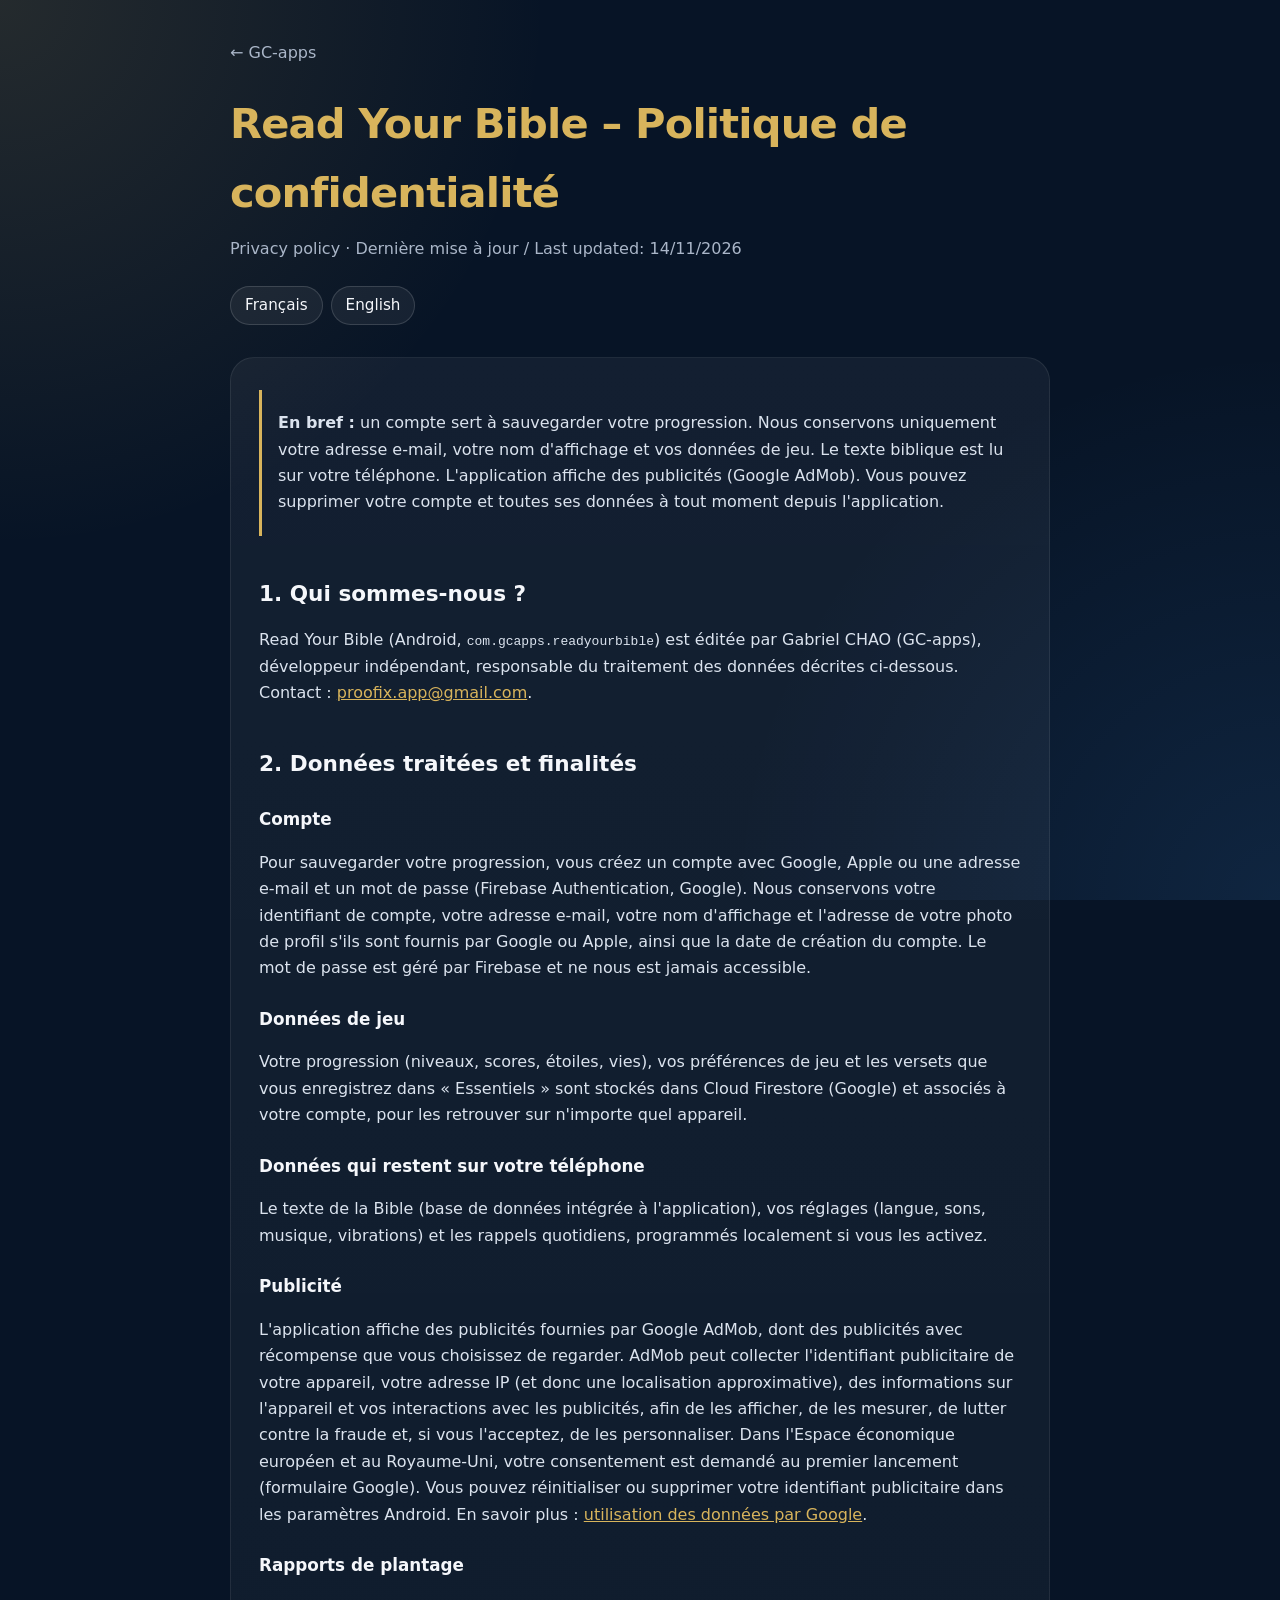
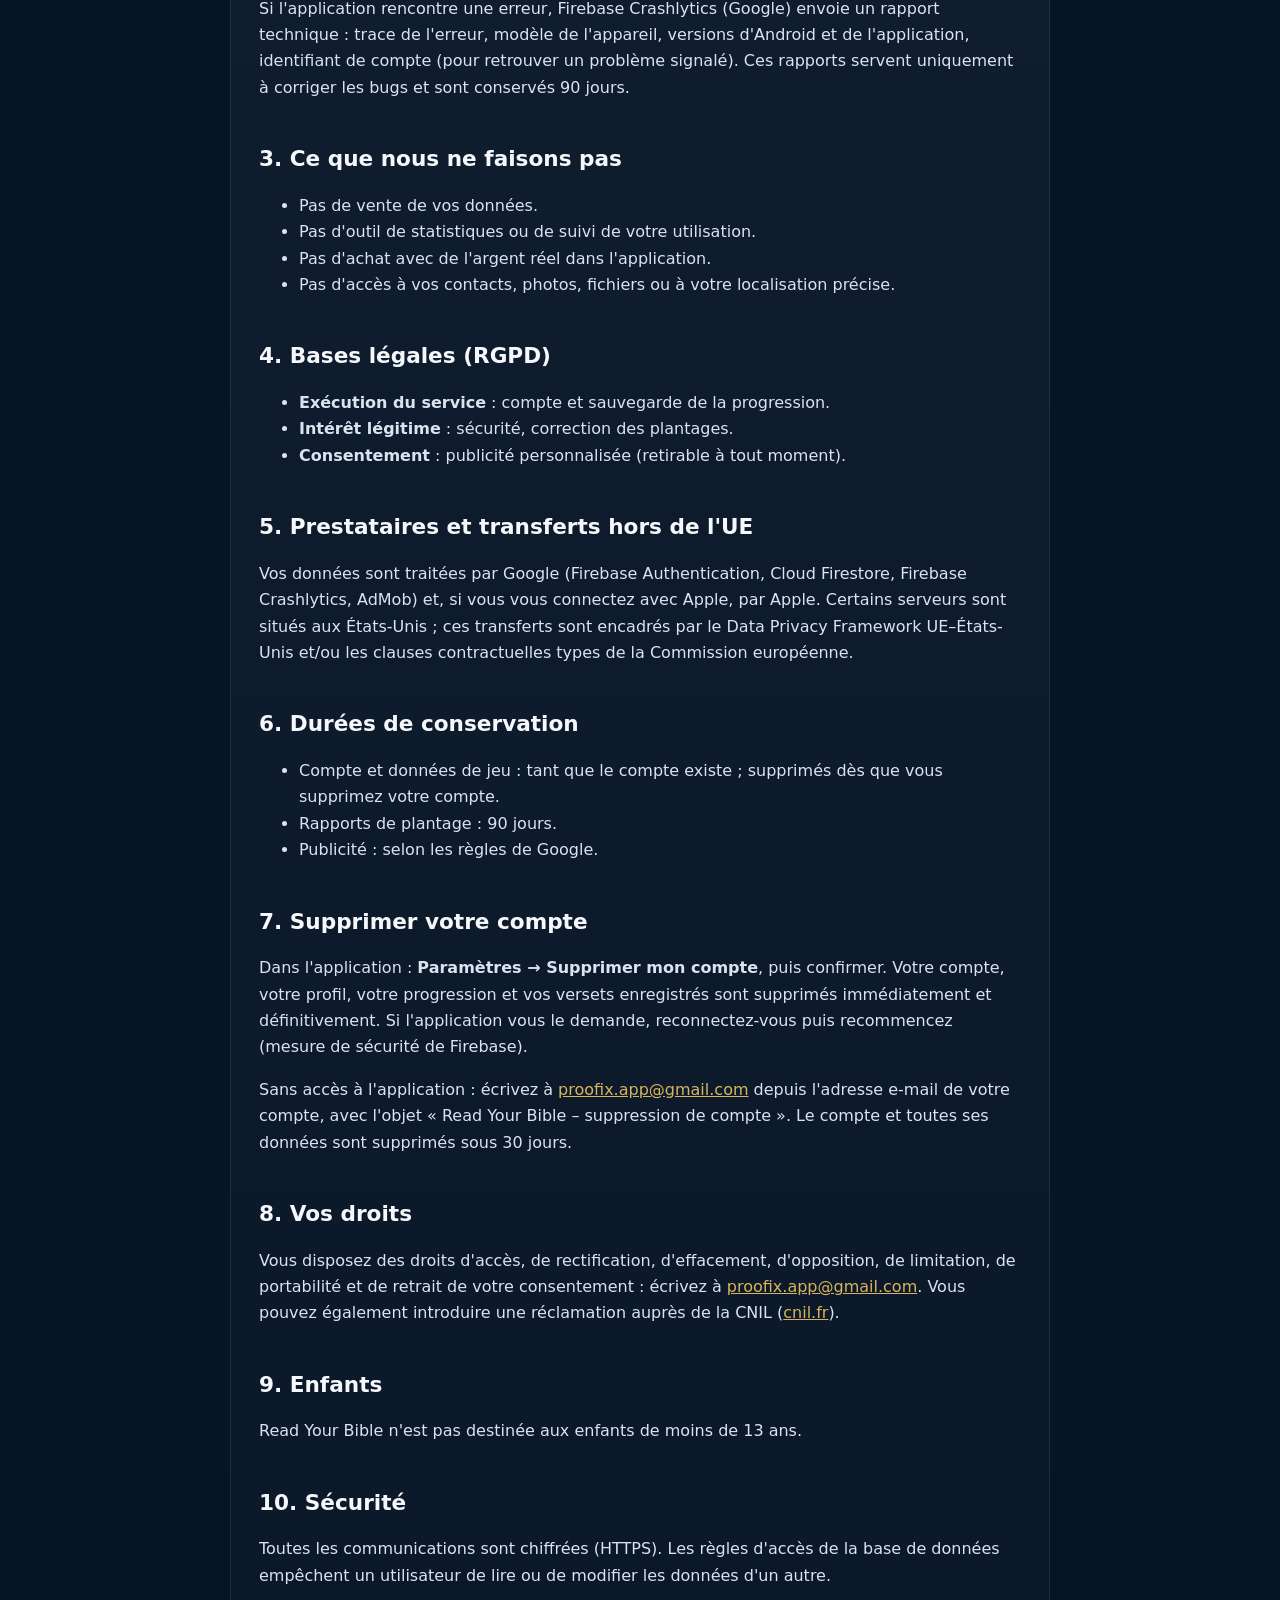
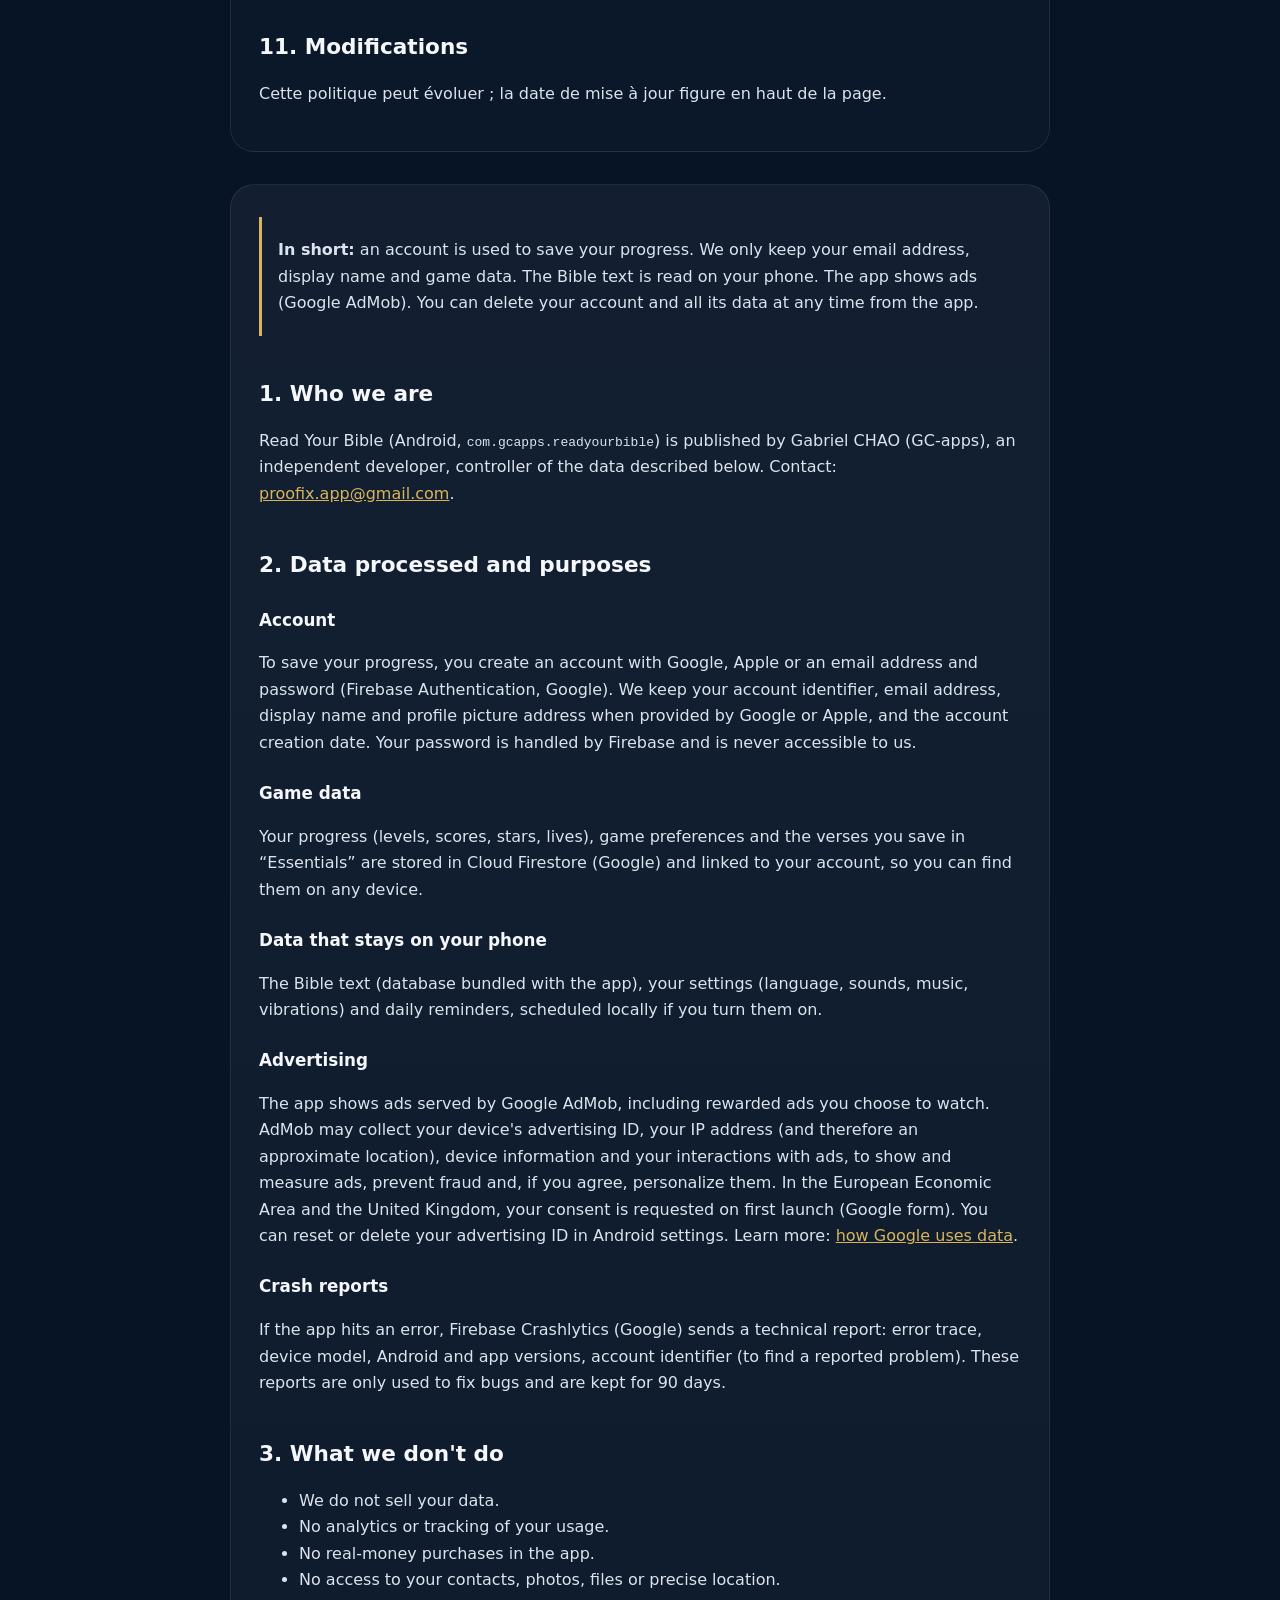
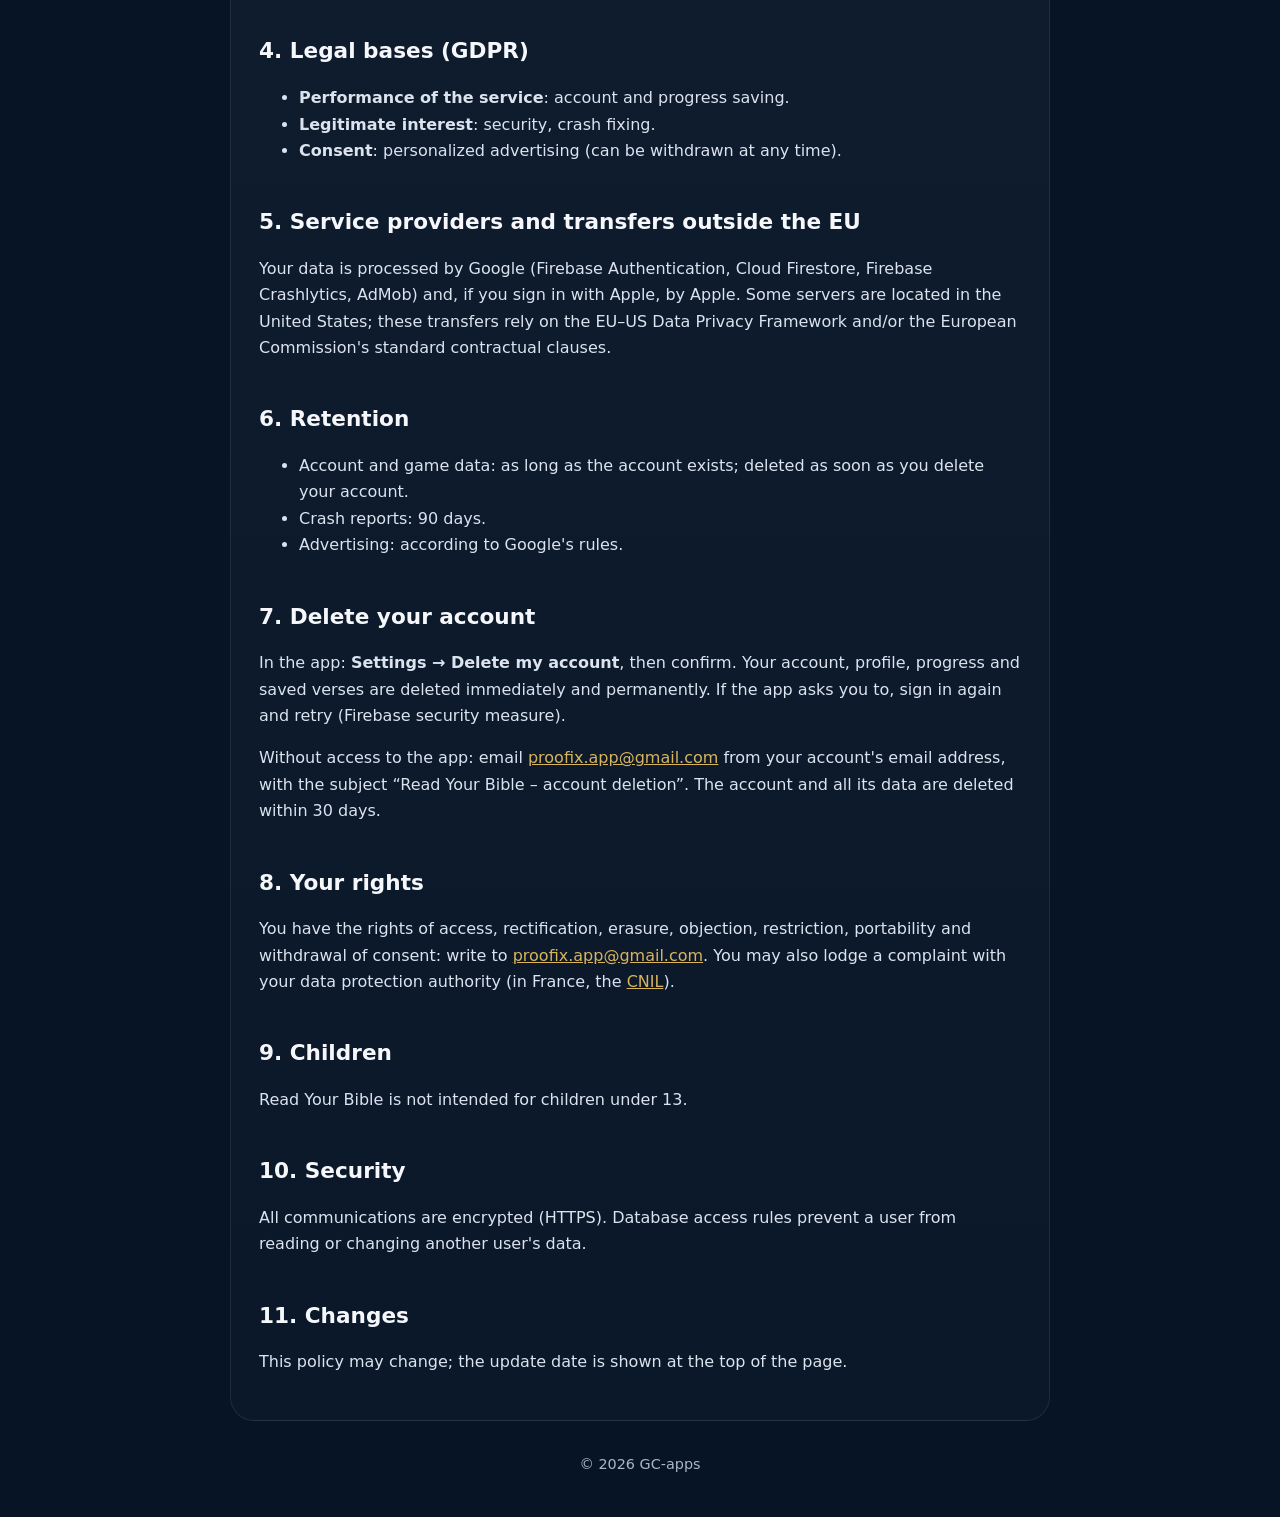
<file: read-your-bible/privacy-policy/index.html>
<!DOCTYPE html>
<html lang="fr">
<head>
  <meta charset="UTF-8" />
  <meta name="viewport" content="width=device-width, initial-scale=1.0" />
  <title>Read Your Bible – Politique de confidentialité / Privacy policy</title>
  <meta name="description" content="Politique de confidentialité de l'application Read Your Bible. Privacy policy of the Read Your Bible app." />
  <link rel="stylesheet" href="../../assets/legal.css" />
</head>

<body>
  <main>
    <a class="back" href="../../">← GC-apps</a>

    <h1>Read Your Bible – Politique de confidentialité</h1>
    <p class="meta">Privacy policy · Dernière mise à jour / Last updated: 14/11/2026</p>

    <nav class="lang-switch" aria-label="Langue / Language">
      <a href="#fr" hreflang="fr">Français</a>
      <a href="#en" hreflang="en">English</a>
    </nav>

    <!-- ===================== FRANÇAIS ===================== -->
    <section class="lang" id="fr" lang="fr">
      <div class="summary">
        <p>
          <strong>En bref :</strong> un compte sert à sauvegarder votre progression. Nous conservons
          uniquement votre adresse e-mail, votre nom d'affichage et vos données de jeu. Le texte biblique
          est lu sur votre téléphone. L'application affiche des publicités (Google AdMob). Vous pouvez
          supprimer votre compte et toutes ses données à tout moment depuis l'application.
        </p>
      </div>

      <h2>1. Qui sommes-nous ?</h2>
      <p>
        Read Your Bible (Android, <code>com.gcapps.readyourbible</code>) est éditée par
        Gabriel CHAO (GC-apps), développeur indépendant, responsable du traitement des données décrites
        ci-dessous. Contact : <a href="mailto:proofix.app@gmail.com">proofix.app@gmail.com</a>.
      </p>

      <h2>2. Données traitées et finalités</h2>

      <h3>Compte</h3>
      <p>
        Pour sauvegarder votre progression, vous créez un compte avec Google, Apple ou une adresse e-mail
        et un mot de passe (Firebase Authentication, Google). Nous conservons votre identifiant de compte,
        votre adresse e-mail, votre nom d'affichage et l'adresse de votre photo de profil s'ils sont fournis
        par Google ou Apple, ainsi que la date de création du compte. Le mot de passe est géré par Firebase
        et ne nous est jamais accessible.
      </p>

      <h3>Données de jeu</h3>
      <p>
        Votre progression (niveaux, scores, étoiles, vies), vos préférences de jeu et les versets que vous
        enregistrez dans « Essentiels » sont stockés dans Cloud Firestore (Google) et associés à votre
        compte, pour les retrouver sur n'importe quel appareil.
      </p>

      <h3>Données qui restent sur votre téléphone</h3>
      <p>
        Le texte de la Bible (base de données intégrée à l'application), vos réglages (langue, sons,
        musique, vibrations) et les rappels quotidiens, programmés localement si vous les activez.
      </p>

      <h3>Publicité</h3>
      <p>
        L'application affiche des publicités fournies par Google AdMob, dont des publicités avec
        récompense que vous choisissez de regarder. AdMob peut collecter l'identifiant publicitaire de
        votre appareil, votre adresse IP (et donc une localisation approximative), des informations sur
        l'appareil et vos interactions avec les publicités, afin de les afficher, de les mesurer, de lutter
        contre la fraude et, si vous l'acceptez, de les personnaliser. Dans l'Espace économique européen et
        au Royaume-Uni, votre consentement est demandé au premier lancement (formulaire Google). Vous pouvez
        réinitialiser ou supprimer votre identifiant publicitaire dans les paramètres Android.
        En savoir plus :
        <a href="https://policies.google.com/technologies/partner-sites" target="_blank" rel="noopener noreferrer">utilisation des données par Google</a>.
      </p>

      <h3>Rapports de plantage</h3>
      <p>
        Si l'application rencontre une erreur, Firebase Crashlytics (Google) envoie un rapport technique :
        trace de l'erreur, modèle de l'appareil, versions d'Android et de l'application, identifiant de
        compte (pour retrouver un problème signalé). Ces rapports servent uniquement à corriger les bugs et
        sont conservés 90 jours.
      </p>

      <h2>3. Ce que nous ne faisons pas</h2>
      <ul>
        <li>Pas de vente de vos données.</li>
        <li>Pas d'outil de statistiques ou de suivi de votre utilisation.</li>
        <li>Pas d'achat avec de l'argent réel dans l'application.</li>
        <li>Pas d'accès à vos contacts, photos, fichiers ou à votre localisation précise.</li>
      </ul>

      <h2>4. Bases légales (RGPD)</h2>
      <ul>
        <li><strong>Exécution du service</strong> : compte et sauvegarde de la progression.</li>
        <li><strong>Intérêt légitime</strong> : sécurité, correction des plantages.</li>
        <li><strong>Consentement</strong> : publicité personnalisée (retirable à tout moment).</li>
      </ul>

      <h2>5. Prestataires et transferts hors de l'UE</h2>
      <p>
        Vos données sont traitées par Google (Firebase Authentication, Cloud Firestore, Firebase Crashlytics,
        AdMob) et, si vous vous connectez avec Apple, par Apple. Certains serveurs sont situés aux États-Unis ;
        ces transferts sont encadrés par le Data Privacy Framework UE–États-Unis et/ou les clauses
        contractuelles types de la Commission européenne.
      </p>

      <h2>6. Durées de conservation</h2>
      <ul>
        <li>Compte et données de jeu : tant que le compte existe ; supprimés dès que vous supprimez votre compte.</li>
        <li>Rapports de plantage : 90 jours.</li>
        <li>Publicité : selon les règles de Google.</li>
      </ul>

      <h2 id="supprimer-compte">7. Supprimer votre compte</h2>
      <p>
        Dans l'application : <strong>Paramètres → Supprimer mon compte</strong>, puis confirmer.
        Votre compte, votre profil, votre progression et vos versets enregistrés sont supprimés
        immédiatement et définitivement. Si l'application vous le demande, reconnectez-vous puis recommencez
        (mesure de sécurité de Firebase).
      </p>
      <p>
        Sans accès à l'application : écrivez à
        <a href="mailto:proofix.app@gmail.com?subject=Read%20Your%20Bible%20%E2%80%93%20suppression%20de%20compte">proofix.app@gmail.com</a>
        depuis l'adresse e-mail de votre compte, avec l'objet « Read Your Bible – suppression de compte ».
        Le compte et toutes ses données sont supprimés sous 30 jours.
      </p>

      <h2>8. Vos droits</h2>
      <p>
        Vous disposez des droits d'accès, de rectification, d'effacement, d'opposition, de limitation,
        de portabilité et de retrait de votre consentement : écrivez à
        <a href="mailto:proofix.app@gmail.com">proofix.app@gmail.com</a>.
        Vous pouvez également introduire une réclamation auprès de la CNIL (<a href="https://www.cnil.fr" target="_blank" rel="noopener noreferrer">cnil.fr</a>).
      </p>

      <h2>9. Enfants</h2>
      <p>Read Your Bible n'est pas destinée aux enfants de moins de 13 ans.</p>

      <h2>10. Sécurité</h2>
      <p>
        Toutes les communications sont chiffrées (HTTPS). Les règles d'accès de la base de données
        empêchent un utilisateur de lire ou de modifier les données d'un autre.
      </p>

      <h2>11. Modifications</h2>
      <p>Cette politique peut évoluer ; la date de mise à jour figure en haut de la page.</p>
    </section>

    <!-- ===================== ENGLISH ===================== -->
    <section class="lang" id="en" lang="en">
      <div class="summary">
        <p>
          <strong>In short:</strong> an account is used to save your progress. We only keep your email
          address, display name and game data. The Bible text is read on your phone. The app shows ads
          (Google AdMob). You can delete your account and all its data at any time from the app.
        </p>
      </div>

      <h2>1. Who we are</h2>
      <p>
        Read Your Bible (Android, <code>com.gcapps.readyourbible</code>) is published by
        Gabriel CHAO (GC-apps), an independent developer, controller of the data described below.
        Contact: <a href="mailto:proofix.app@gmail.com">proofix.app@gmail.com</a>.
      </p>

      <h2>2. Data processed and purposes</h2>

      <h3>Account</h3>
      <p>
        To save your progress, you create an account with Google, Apple or an email address and password
        (Firebase Authentication, Google). We keep your account identifier, email address, display name and
        profile picture address when provided by Google or Apple, and the account creation date. Your
        password is handled by Firebase and is never accessible to us.
      </p>

      <h3>Game data</h3>
      <p>
        Your progress (levels, scores, stars, lives), game preferences and the verses you save in
        “Essentials” are stored in Cloud Firestore (Google) and linked to your account, so you can find
        them on any device.
      </p>

      <h3>Data that stays on your phone</h3>
      <p>
        The Bible text (database bundled with the app), your settings (language, sounds, music, vibrations)
        and daily reminders, scheduled locally if you turn them on.
      </p>

      <h3>Advertising</h3>
      <p>
        The app shows ads served by Google AdMob, including rewarded ads you choose to watch. AdMob may
        collect your device's advertising ID, your IP address (and therefore an approximate location), device
        information and your interactions with ads, to show and measure ads, prevent fraud and, if you agree,
        personalize them. In the European Economic Area and the United Kingdom, your consent is requested on
        first launch (Google form). You can reset or delete your advertising ID in Android settings.
        Learn more:
        <a href="https://policies.google.com/technologies/partner-sites" target="_blank" rel="noopener noreferrer">how Google uses data</a>.
      </p>

      <h3>Crash reports</h3>
      <p>
        If the app hits an error, Firebase Crashlytics (Google) sends a technical report: error trace, device
        model, Android and app versions, account identifier (to find a reported problem). These reports are
        only used to fix bugs and are kept for 90 days.
      </p>

      <h2>3. What we don't do</h2>
      <ul>
        <li>We do not sell your data.</li>
        <li>No analytics or tracking of your usage.</li>
        <li>No real-money purchases in the app.</li>
        <li>No access to your contacts, photos, files or precise location.</li>
      </ul>

      <h2>4. Legal bases (GDPR)</h2>
      <ul>
        <li><strong>Performance of the service</strong>: account and progress saving.</li>
        <li><strong>Legitimate interest</strong>: security, crash fixing.</li>
        <li><strong>Consent</strong>: personalized advertising (can be withdrawn at any time).</li>
      </ul>

      <h2>5. Service providers and transfers outside the EU</h2>
      <p>
        Your data is processed by Google (Firebase Authentication, Cloud Firestore, Firebase Crashlytics,
        AdMob) and, if you sign in with Apple, by Apple. Some servers are located in the United States; these
        transfers rely on the EU–US Data Privacy Framework and/or the European Commission's standard
        contractual clauses.
      </p>

      <h2>6. Retention</h2>
      <ul>
        <li>Account and game data: as long as the account exists; deleted as soon as you delete your account.</li>
        <li>Crash reports: 90 days.</li>
        <li>Advertising: according to Google's rules.</li>
      </ul>

      <h2 id="delete-account">7. Delete your account</h2>
      <p>
        In the app: <strong>Settings → Delete my account</strong>, then confirm. Your account, profile,
        progress and saved verses are deleted immediately and permanently. If the app asks you to, sign in
        again and retry (Firebase security measure).
      </p>
      <p>
        Without access to the app: email
        <a href="mailto:proofix.app@gmail.com?subject=Read%20Your%20Bible%20%E2%80%93%20account%20deletion">proofix.app@gmail.com</a>
        from your account's email address, with the subject “Read Your Bible – account deletion”.
        The account and all its data are deleted within 30 days.
      </p>

      <h2>8. Your rights</h2>
      <p>
        You have the rights of access, rectification, erasure, objection, restriction, portability and
        withdrawal of consent: write to <a href="mailto:proofix.app@gmail.com">proofix.app@gmail.com</a>.
        You may also lodge a complaint with your data protection authority (in France, the
        <a href="https://www.cnil.fr" target="_blank" rel="noopener noreferrer">CNIL</a>).
      </p>

      <h2>9. Children</h2>
      <p>Read Your Bible is not intended for children under 13.</p>

      <h2>10. Security</h2>
      <p>
        All communications are encrypted (HTTPS). Database access rules prevent a user from reading or
        changing another user's data.
      </p>

      <h2>11. Changes</h2>
      <p>This policy may change; the update date is shown at the top of the page.</p>
    </section>

    <footer>© <span id="year"></span> GC-apps</footer>
  </main>
  <script>document.getElementById("year").textContent = new Date().getFullYear();</script>
</body>
</html>
</file>
<file: assets/legal.css>
:root {
  --bg: #071426;
  --card-border: rgba(255, 255, 255, 0.08);
  --text: #f5f7fb;
  --muted: #aab6c8;
  --gold: #d8b45c;
}

* {
  box-sizing: border-box;
}

body {
  margin: 0;
  min-height: 100vh;
  font-family: system-ui, -apple-system, BlinkMacSystemFont, "Segoe UI", sans-serif;
  background:
    radial-gradient(circle at top left, rgba(216, 180, 92, 0.14), transparent 35%),
    radial-gradient(circle at bottom right, rgba(77, 163, 255, 0.12), transparent 35%),
    var(--bg);
  background-attachment: fixed;
  color: var(--text);
  padding: 40px 16px;
  line-height: 1.65;
}

main {
  max-width: 820px;
  margin: 0 auto;
}

a {
  color: var(--gold);
}

.back {
  display: inline-block;
  margin-bottom: 24px;
  text-decoration: none;
  color: var(--muted);
}

.back:hover {
  color: var(--text);
}

h1 {
  font-size: clamp(1.8rem, 4vw, 2.6rem);
  letter-spacing: -0.02em;
  margin: 0 0 8px;
  color: var(--gold);
}

h2 {
  margin: 40px 0 8px;
  font-size: 1.35rem;
}

h3 {
  margin: 24px 0 4px;
  font-size: 1.05rem;
}

p,
li {
  color: #dbe3ee;
}

.meta {
  color: var(--muted);
  margin: 0 0 24px;
}

.lang-switch {
  display: flex;
  gap: 8px;
  margin: 0 0 32px;
}

.lang-switch a {
  text-decoration: none;
  color: var(--text);
  border: 1px solid rgba(255, 255, 255, 0.14);
  background: rgba(255, 255, 255, 0.06);
  border-radius: 999px;
  padding: 6px 14px;
  font-size: 0.95rem;
}

.lang-switch a:hover {
  background: rgba(255, 255, 255, 0.12);
}

section.lang {
  background: linear-gradient(180deg, rgba(255, 255, 255, 0.05), rgba(255, 255, 255, 0.02));
  border: 1px solid var(--card-border);
  border-radius: 24px;
  padding: 8px 28px 28px;
  margin-bottom: 32px;
}

.summary {
  border-left: 3px solid var(--gold);
  padding: 4px 0 4px 16px;
  margin: 24px 0;
}

.table-wrap {
  overflow-x: auto;
  margin: 16px 0;
}

table {
  width: 100%;
  border-collapse: collapse;
  font-size: 0.95rem;
}

th,
td {
  text-align: left;
  vertical-align: top;
  padding: 10px 12px;
  border-bottom: 1px solid var(--card-border);
  color: #dbe3ee;
}

th {
  color: var(--muted);
  font-weight: 600;
  white-space: nowrap;
}

footer {
  text-align: center;
  color: var(--muted);
  font-size: 0.9rem;
  margin-top: 16px;
}

@media (max-width: 600px) {
  section.lang {
    padding: 4px 18px 20px;
  }
}
</file>
